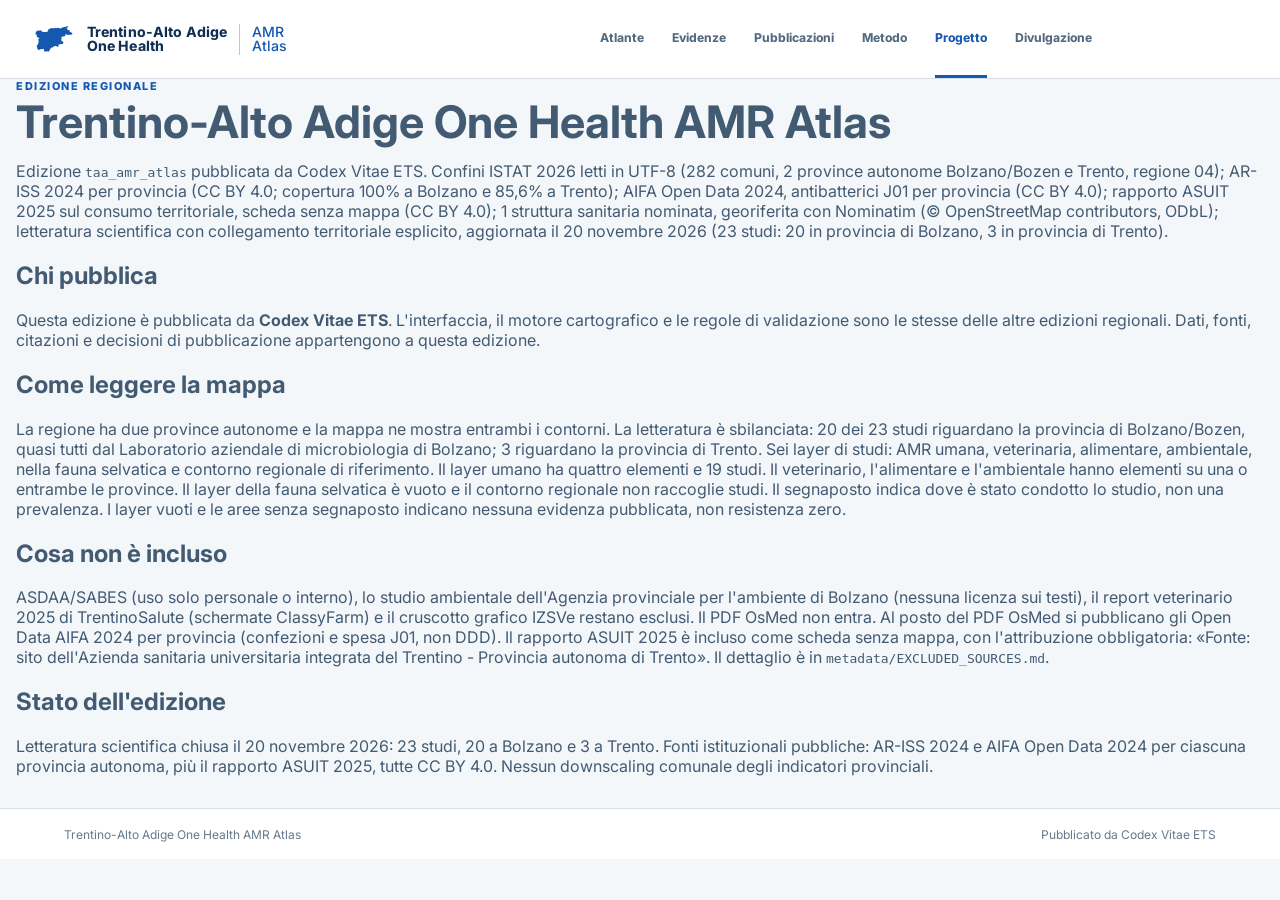
<file: about.html>
<!doctype html>
<html lang="it">
<head>
  <meta charset="utf-8"><meta name="author" content="Codex Vitae ETS">
  <meta name="viewport" content="width=device-width, initial-scale=1">
  <title>Progetto · Trentino-Alto Adige One Health AMR Atlas</title>
  <link rel="icon" href="data:,">
  <link rel="stylesheet" href="assets/styles.css">
  <link rel="stylesheet" href="assets/regional-base.css">
  
</head>
<body class="evidence-page">
  <header class="global-site-header">
    <div class="global-header-inner">
      <a class="global-brand" href="index.html" aria-label="Trentino-Alto Adige One Health AMR Atlas"><span class="brand-code brand-code-icon" style="--brand-icon:url('public/brand/trentino-alto-adige-region-mark.svg')" aria-hidden="true">TAA</span><span class="global-brand-name">Trentino-Alto Adige<br>One Health</span><span class="global-brand-divider" aria-hidden="true"></span><span class="global-brand-atlas">AMR<br>Atlas</span></a>
      <nav class="global-nav" aria-label="Navigazione principale"><a href="index.html">Atlante</a><a href="evidence.html">Evidenze</a><a href="publications.html">Pubblicazioni</a><a href="methodology.html">Metodo</a><a class="active" href="about.html">Progetto</a><a href="dissemination.html">Divulgazione</a></nav>
    </div>
  </header>
  <main class="about-shell"><header class="about-hero"><p class="section-kicker">EDIZIONE REGIONALE</p><h1>Trentino-Alto Adige One Health AMR Atlas</h1><p>Edizione <code>taa_amr_atlas</code> pubblicata da Codex Vitae ETS. Confini ISTAT 2026 letti in UTF-8 (282 comuni, 2 province autonome Bolzano/Bozen e Trento, regione 04); AR-ISS 2024 per provincia (CC BY 4.0; copertura 100% a Bolzano e 85,6% a Trento); AIFA Open Data 2024, antibatterici J01 per provincia (CC BY 4.0); rapporto ASUIT 2025 sul consumo territoriale, scheda senza mappa (CC BY 4.0); 1 struttura sanitaria nominata, georiferita con Nominatim (© OpenStreetMap contributors, ODbL); letteratura scientifica con collegamento territoriale esplicito, aggiornata il 20 novembre 2026 (23 studi: 20 in provincia di Bolzano, 3 in provincia di Trento).</p></header><section class="about-section"><h2>Chi pubblica</h2><p>Questa edizione è pubblicata da <strong>Codex Vitae ETS</strong>. L'interfaccia, il motore cartografico e le regole di validazione sono le stesse delle altre edizioni regionali. Dati, fonti, citazioni e decisioni di pubblicazione appartengono a questa edizione.</p></section><section class="about-section"><h2>Come leggere la mappa</h2><p>La regione ha due province autonome e la mappa ne mostra entrambi i contorni. La letteratura è sbilanciata: 20 dei 23 studi riguardano la provincia di Bolzano/Bozen, quasi tutti dal Laboratorio aziendale di microbiologia di Bolzano; 3 riguardano la provincia di Trento. Sei layer di studi: AMR umana, veterinaria, alimentare, ambientale, nella fauna selvatica e contorno regionale di riferimento. Il layer umano ha quattro elementi e 19 studi. Il veterinario, l'alimentare e l'ambientale hanno elementi su una o entrambe le province. Il layer della fauna selvatica è vuoto e il contorno regionale non raccoglie studi. Il segnaposto indica dove è stato condotto lo studio, non una prevalenza. I layer vuoti e le aree senza segnaposto indicano nessuna evidenza pubblicata, non resistenza zero.</p></section><section class="about-section"><h2>Cosa non è incluso</h2><p>ASDAA/SABES (uso solo personale o interno), lo studio ambientale dell'Agenzia provinciale per l'ambiente di Bolzano (nessuna licenza sui testi), il report veterinario 2025 di TrentinoSalute (schermate ClassyFarm) e il cruscotto grafico IZSVe restano esclusi. Il PDF OsMed non entra. Al posto del PDF OsMed si pubblicano gli Open Data AIFA 2024 per provincia (confezioni e spesa J01, non DDD). Il rapporto ASUIT 2025 è incluso come scheda senza mappa, con l'attribuzione obbligatoria: «Fonte: sito dell'Azienda sanitaria universitaria integrata del Trentino - Provincia autonoma di Trento». Il dettaglio è in <code>metadata/EXCLUDED_SOURCES.md</code>.</p></section><section class="about-section"><h2>Stato dell'edizione</h2><p>Letteratura scientifica chiusa il 20 novembre 2026: 23 studi, 20 a Bolzano e 3 a Trento. Fonti istituzionali pubbliche: AR-ISS 2024 e AIFA Open Data 2024 per ciascuna provincia autonoma, più il rapporto ASUIT 2025, tutte CC BY 4.0. Nessun downscaling comunale degli indicatori provinciali.</p></section></main>
  <footer><span>Trentino-Alto Adige One Health AMR Atlas</span><span>Pubblicato da Codex Vitae ETS</span></footer>
  <script src="atlas-config.js"></script><script src="assets/atlas-core.js"></script>
  <script data-goatcounter="https://atlanteamr.goatcounter.com/count" async src="//gc.zgo.at/count.js"></script>
</body>
</html>
</file>
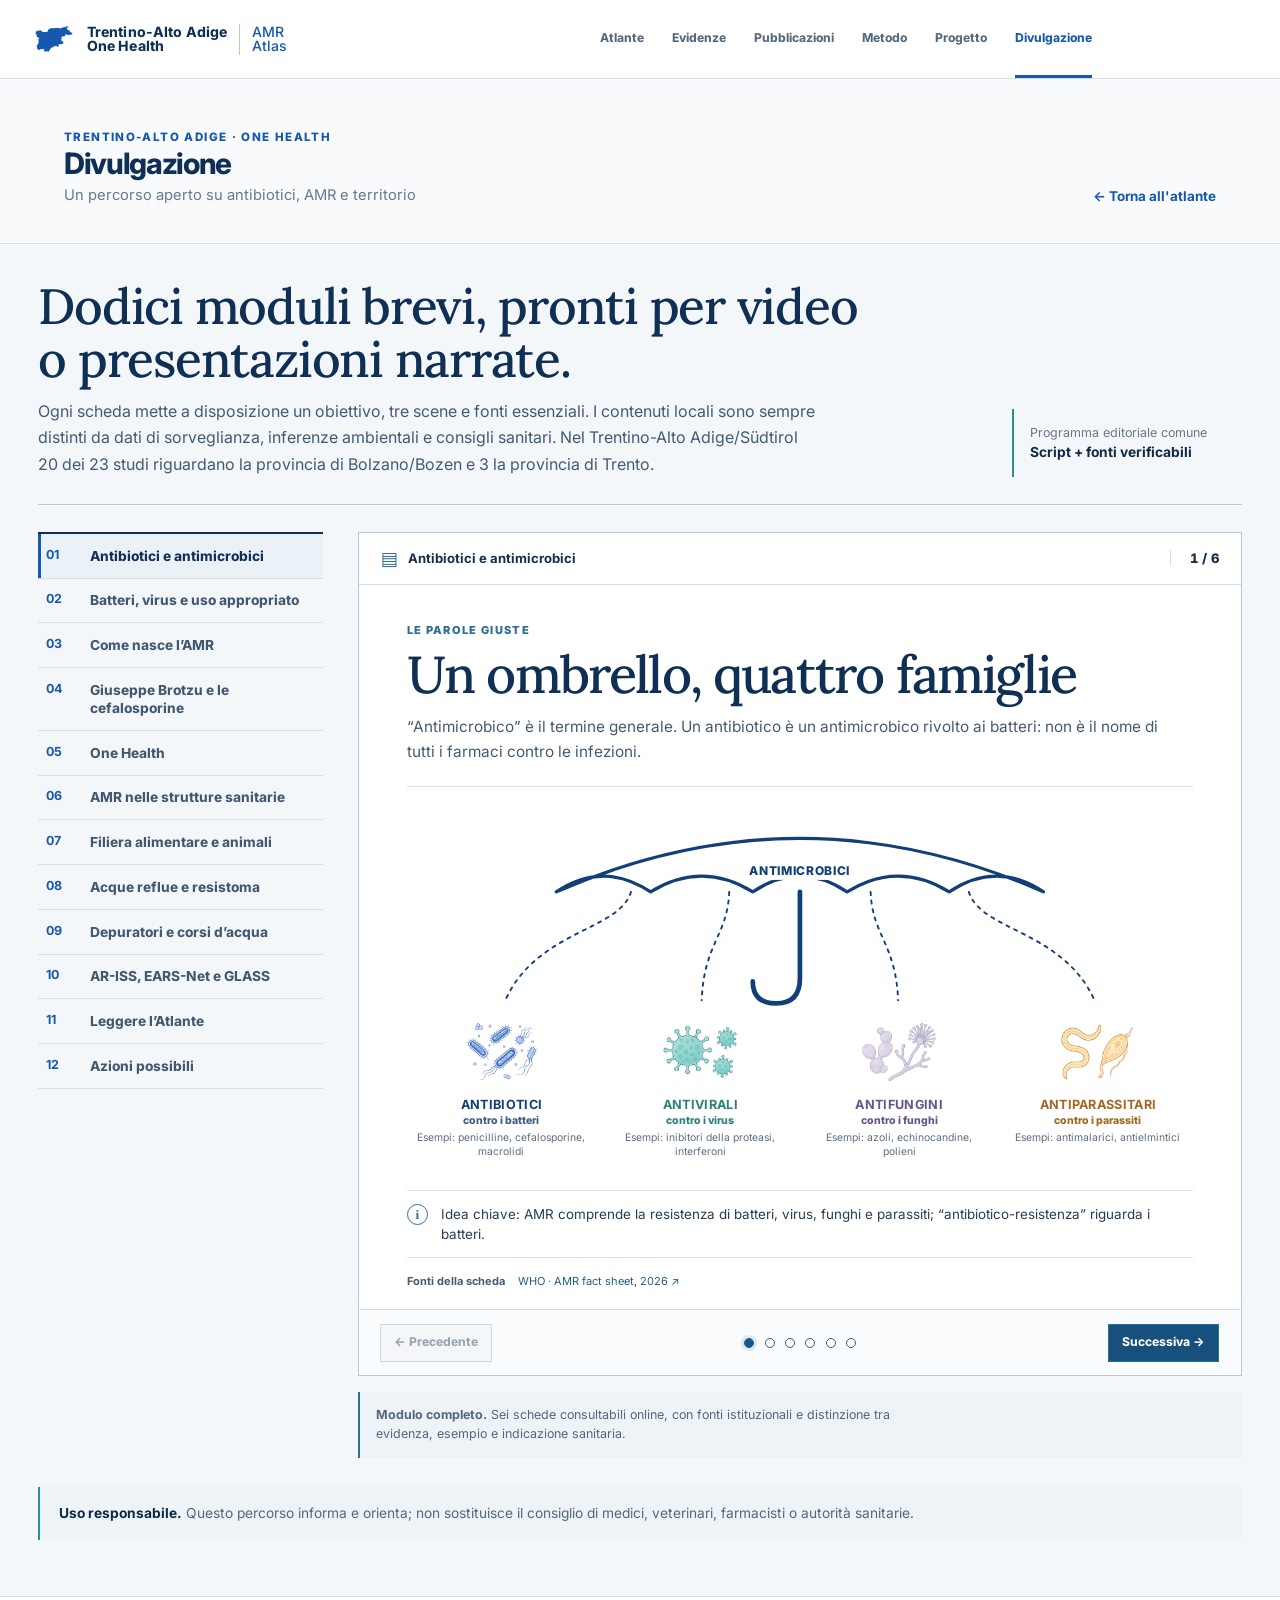
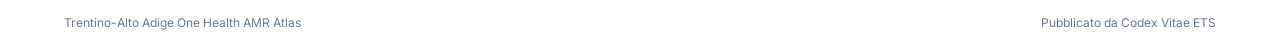
<file: dissemination.html>
<!doctype html>
<html lang="it">
<head>
  <meta charset="utf-8"><meta name="author" content="Codex Vitae ETS">
  <meta name="viewport" content="width=device-width, initial-scale=1">
  <title>Divulgazione · Trentino-Alto Adige One Health AMR Atlas</title>
  <link rel="icon" href="data:,">
  <link rel="stylesheet" href="assets/styles.css">
  <link rel="stylesheet" href="assets/regional-base.css">
  <script defer src="assets/outreach-module-one.js"></script>
  <script defer src="assets/outreach-module-two.js"></script>
  <script defer src="assets/outreach-modules-three-twelve.js"></script>
  <script defer src="assets/dissemination.js"></script>
</head>
<body class="evidence-page outreach-page">
  <header class="global-site-header">
    <div class="global-header-inner">
      <a class="global-brand" href="index.html" aria-label="Trentino-Alto Adige One Health AMR Atlas"><span class="brand-code brand-code-icon" style="--brand-icon:url('public/brand/trentino-alto-adige-region-mark.svg')" aria-hidden="true">TAA</span><span class="global-brand-name">Trentino-Alto Adige<br>One Health</span><span class="global-brand-divider" aria-hidden="true"></span><span class="global-brand-atlas">AMR<br>Atlas</span></a>
      <nav class="global-nav" aria-label="Navigazione principale"><a href="index.html">Atlante</a><a href="evidence.html">Evidenze</a><a href="publications.html">Pubblicazioni</a><a href="methodology.html">Metodo</a><a href="about.html">Progetto</a><a class="active" href="dissemination.html">Divulgazione</a></nav>
    </div>
  </header>
  <header class="site-header"><div><p class="eyebrow">Trentino-Alto Adige · One Health</p><h1>Divulgazione</h1><p class="subtitle">Un percorso aperto su antibiotici, AMR e territorio</p></div><a class="header-back" href="index.html">← Torna all'atlante</a></header><main class="outreach-shell"><section class="outreach-intro"><div><h2>Dodici moduli brevi, pronti per video o presentazioni narrate.</h2><p>Ogni scheda mette a disposizione un obiettivo, tre scene e fonti essenziali. I contenuti locali sono sempre distinti da dati di sorveglianza, inferenze ambientali e consigli sanitari. Nel Trentino-Alto Adige/Südtirol 20 dei 23 studi riguardano la provincia di Bolzano/Bozen e 3 la provincia di Trento.</p></div><p class="outreach-status">Programma editoriale comune<br><strong>Script + fonti verificabili</strong></p></section><section class="outreach-workspace" aria-label="Percorso divulgativo"><aside id="outreach-index" class="outreach-index" aria-label="Indice dei moduli"></aside><article id="outreach-detail" class="outreach-detail" aria-live="polite"></article></section><section class="outreach-footnote"><strong>Uso responsabile.</strong> Questo percorso informa e orienta; non sostituisce il consiglio di medici, veterinari, farmacisti o autorità sanitarie.</section></main>
  <footer><span>Trentino-Alto Adige One Health AMR Atlas</span><span>Pubblicato da Codex Vitae ETS</span></footer>
  
  <script data-goatcounter="https://atlanteamr.goatcounter.com/count" async src="//gc.zgo.at/count.js"></script>
</body>
</html>
</file>
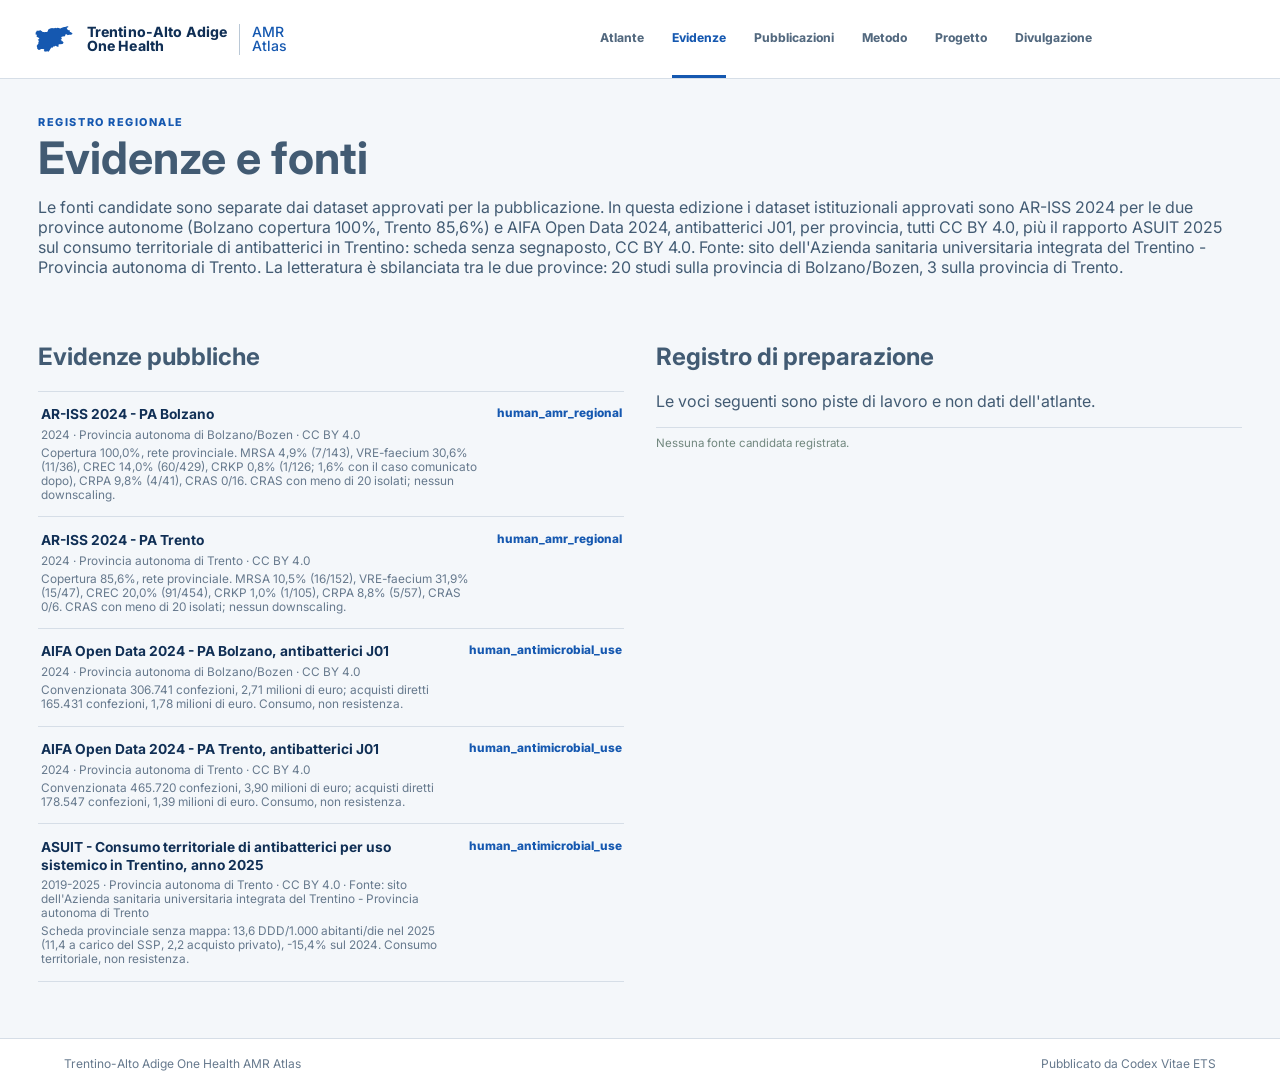
<file: evidence.html>
<!doctype html>
<html lang="it">
<head>
  <meta charset="utf-8"><meta name="author" content="Codex Vitae ETS">
  <meta name="viewport" content="width=device-width, initial-scale=1">
  <title>Evidenze · Trentino-Alto Adige One Health AMR Atlas</title>
  <link rel="icon" href="data:,">
  <link rel="stylesheet" href="assets/styles.css">
  <link rel="stylesheet" href="assets/regional-base.css">
  
</head>
<body class="evidence-page">
  <header class="global-site-header">
    <div class="global-header-inner">
      <a class="global-brand" href="index.html" aria-label="Trentino-Alto Adige One Health AMR Atlas"><span class="brand-code brand-code-icon" style="--brand-icon:url('public/brand/trentino-alto-adige-region-mark.svg')" aria-hidden="true">TAA</span><span class="global-brand-name">Trentino-Alto Adige<br>One Health</span><span class="global-brand-divider" aria-hidden="true"></span><span class="global-brand-atlas">AMR<br>Atlas</span></a>
      <nav class="global-nav" aria-label="Navigazione principale"><a href="index.html">Atlante</a><a class="active" href="evidence.html">Evidenze</a><a href="publications.html">Pubblicazioni</a><a href="methodology.html">Metodo</a><a href="about.html">Progetto</a><a href="dissemination.html">Divulgazione</a></nav>
    </div>
  </header>
  <main class="evidence-shell"><header class="evidence-hero"><p class="section-kicker">REGISTRO REGIONALE</p><h1>Evidenze e fonti</h1><p>Le fonti candidate sono separate dai dataset approvati per la pubblicazione. In questa edizione i dataset istituzionali approvati sono AR-ISS 2024 per le due province autonome (Bolzano copertura 100%, Trento 85,6%) e AIFA Open Data 2024, antibatterici J01, per provincia, tutti CC BY 4.0, più il rapporto ASUIT 2025 sul consumo territoriale di antibatterici in Trentino: scheda senza segnaposto, CC BY 4.0. Fonte: sito dell'Azienda sanitaria universitaria integrata del Trentino - Provincia autonoma di Trento. La letteratura è sbilanciata tra le due province: 20 studi sulla provincia di Bolzano/Bozen, 3 sulla provincia di Trento.</p></header><section id="evidence-root"><p>Caricamento catalogo...</p></section></main>
  <footer><span>Trentino-Alto Adige One Health AMR Atlas</span><span>Pubblicato da Codex Vitae ETS</span></footer>
  <script src="atlas-config.js"></script><script src="assets/atlas-core.js"></script>
  <script data-goatcounter="https://atlanteamr.goatcounter.com/count" async src="//gc.zgo.at/count.js"></script>
</body>
</html>
</file>
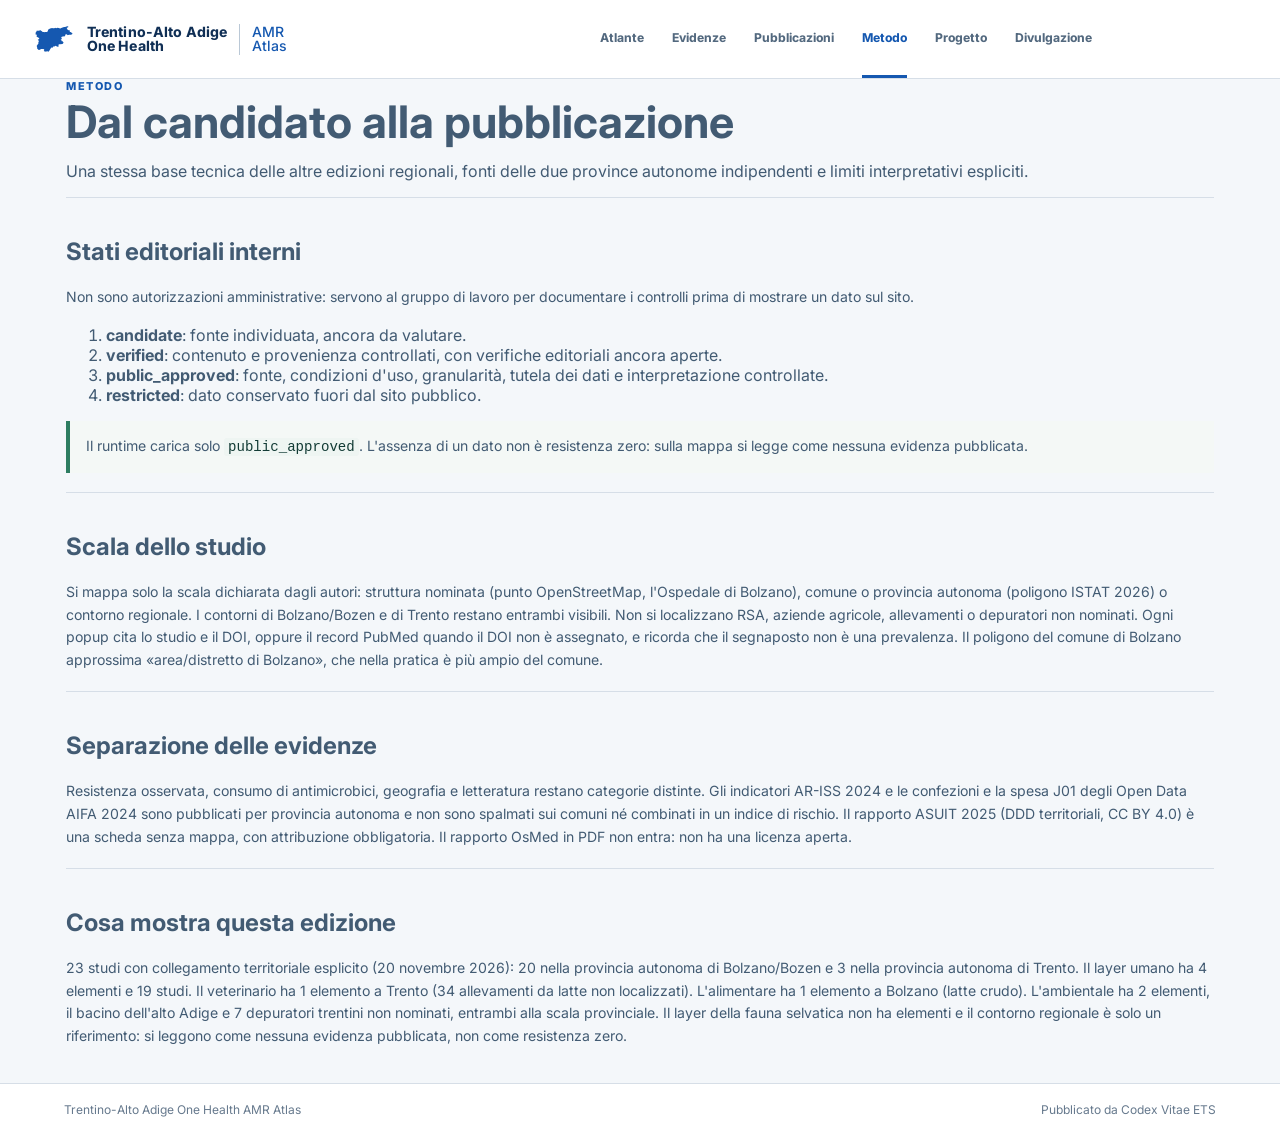
<file: methodology.html>
<!doctype html>
<html lang="it">
<head>
  <meta charset="utf-8"><meta name="author" content="Codex Vitae ETS">
  <meta name="viewport" content="width=device-width, initial-scale=1">
  <title>Metodo · Trentino-Alto Adige One Health AMR Atlas</title>
  <link rel="icon" href="data:,">
  <link rel="stylesheet" href="assets/styles.css">
  <link rel="stylesheet" href="assets/regional-base.css">
  
</head>
<body class="evidence-page">
  <header class="global-site-header">
    <div class="global-header-inner">
      <a class="global-brand" href="index.html" aria-label="Trentino-Alto Adige One Health AMR Atlas"><span class="brand-code brand-code-icon" style="--brand-icon:url('public/brand/trentino-alto-adige-region-mark.svg')" aria-hidden="true">TAA</span><span class="global-brand-name">Trentino-Alto Adige<br>One Health</span><span class="global-brand-divider" aria-hidden="true"></span><span class="global-brand-atlas">AMR<br>Atlas</span></a>
      <nav class="global-nav" aria-label="Navigazione principale"><a href="index.html">Atlante</a><a href="evidence.html">Evidenze</a><a href="publications.html">Pubblicazioni</a><a class="active" href="methodology.html">Metodo</a><a href="about.html">Progetto</a><a href="dissemination.html">Divulgazione</a></nav>
    </div>
  </header>
  <main class="method-shell"><header class="method-hero"><p class="section-kicker">METODO</p><h1>Dal candidato alla pubblicazione</h1><p>Una stessa base tecnica delle altre edizioni regionali, fonti delle due province autonome indipendenti e limiti interpretativi espliciti.</p></header><section class="method-section"><h2>Stati editoriali interni</h2><p>Non sono autorizzazioni amministrative: servono al gruppo di lavoro per documentare i controlli prima di mostrare un dato sul sito.</p><ol><li><strong>candidate</strong>: fonte individuata, ancora da valutare.</li><li><strong>verified</strong>: contenuto e provenienza controllati, con verifiche editoriali ancora aperte.</li><li><strong>public_approved</strong>: fonte, condizioni d'uso, granularità, tutela dei dati e interpretazione controllate.</li><li><strong>restricted</strong>: dato conservato fuori dal sito pubblico.</li></ol><p class="governance-note">Il runtime carica solo <code>public_approved</code>. L'assenza di un dato non è resistenza zero: sulla mappa si legge come nessuna evidenza pubblicata.</p></section><section class="method-section"><h2>Scala dello studio</h2><p>Si mappa solo la scala dichiarata dagli autori: struttura nominata (punto OpenStreetMap, l'Ospedale di Bolzano), comune o provincia autonoma (poligono ISTAT 2026) o contorno regionale. I contorni di Bolzano/Bozen e di Trento restano entrambi visibili. Non si localizzano RSA, aziende agricole, allevamenti o depuratori non nominati. Ogni popup cita lo studio e il DOI, oppure il record PubMed quando il DOI non è assegnato, e ricorda che il segnaposto non è una prevalenza. Il poligono del comune di Bolzano approssima «area/distretto di Bolzano», che nella pratica è più ampio del comune.</p></section><section class="method-section"><h2>Separazione delle evidenze</h2><p>Resistenza osservata, consumo di antimicrobici, geografia e letteratura restano categorie distinte. Gli indicatori AR-ISS 2024 e le confezioni e la spesa J01 degli Open Data AIFA 2024 sono pubblicati per provincia autonoma e non sono spalmati sui comuni né combinati in un indice di rischio. Il rapporto ASUIT 2025 (DDD territoriali, CC BY 4.0) è una scheda senza mappa, con attribuzione obbligatoria. Il rapporto OsMed in PDF non entra: non ha una licenza aperta.</p></section><section class="method-section"><h2>Cosa mostra questa edizione</h2><p>23 studi con collegamento territoriale esplicito (20 novembre 2026): 20 nella provincia autonoma di Bolzano/Bozen e 3 nella provincia autonoma di Trento. Il layer umano ha 4 elementi e 19 studi. Il veterinario ha 1 elemento a Trento (34 allevamenti da latte non localizzati). L'alimentare ha 1 elemento a Bolzano (latte crudo). L'ambientale ha 2 elementi, il bacino dell'alto Adige e 7 depuratori trentini non nominati, entrambi alla scala provinciale. Il layer della fauna selvatica non ha elementi e il contorno regionale è solo un riferimento: si leggono come nessuna evidenza pubblicata, non come resistenza zero.</p></section></main>
  <footer><span>Trentino-Alto Adige One Health AMR Atlas</span><span>Pubblicato da Codex Vitae ETS</span></footer>
  <script src="atlas-config.js"></script><script src="assets/atlas-core.js"></script>
  <script data-goatcounter="https://atlanteamr.goatcounter.com/count" async src="//gc.zgo.at/count.js"></script>
</body>
</html>
</file>
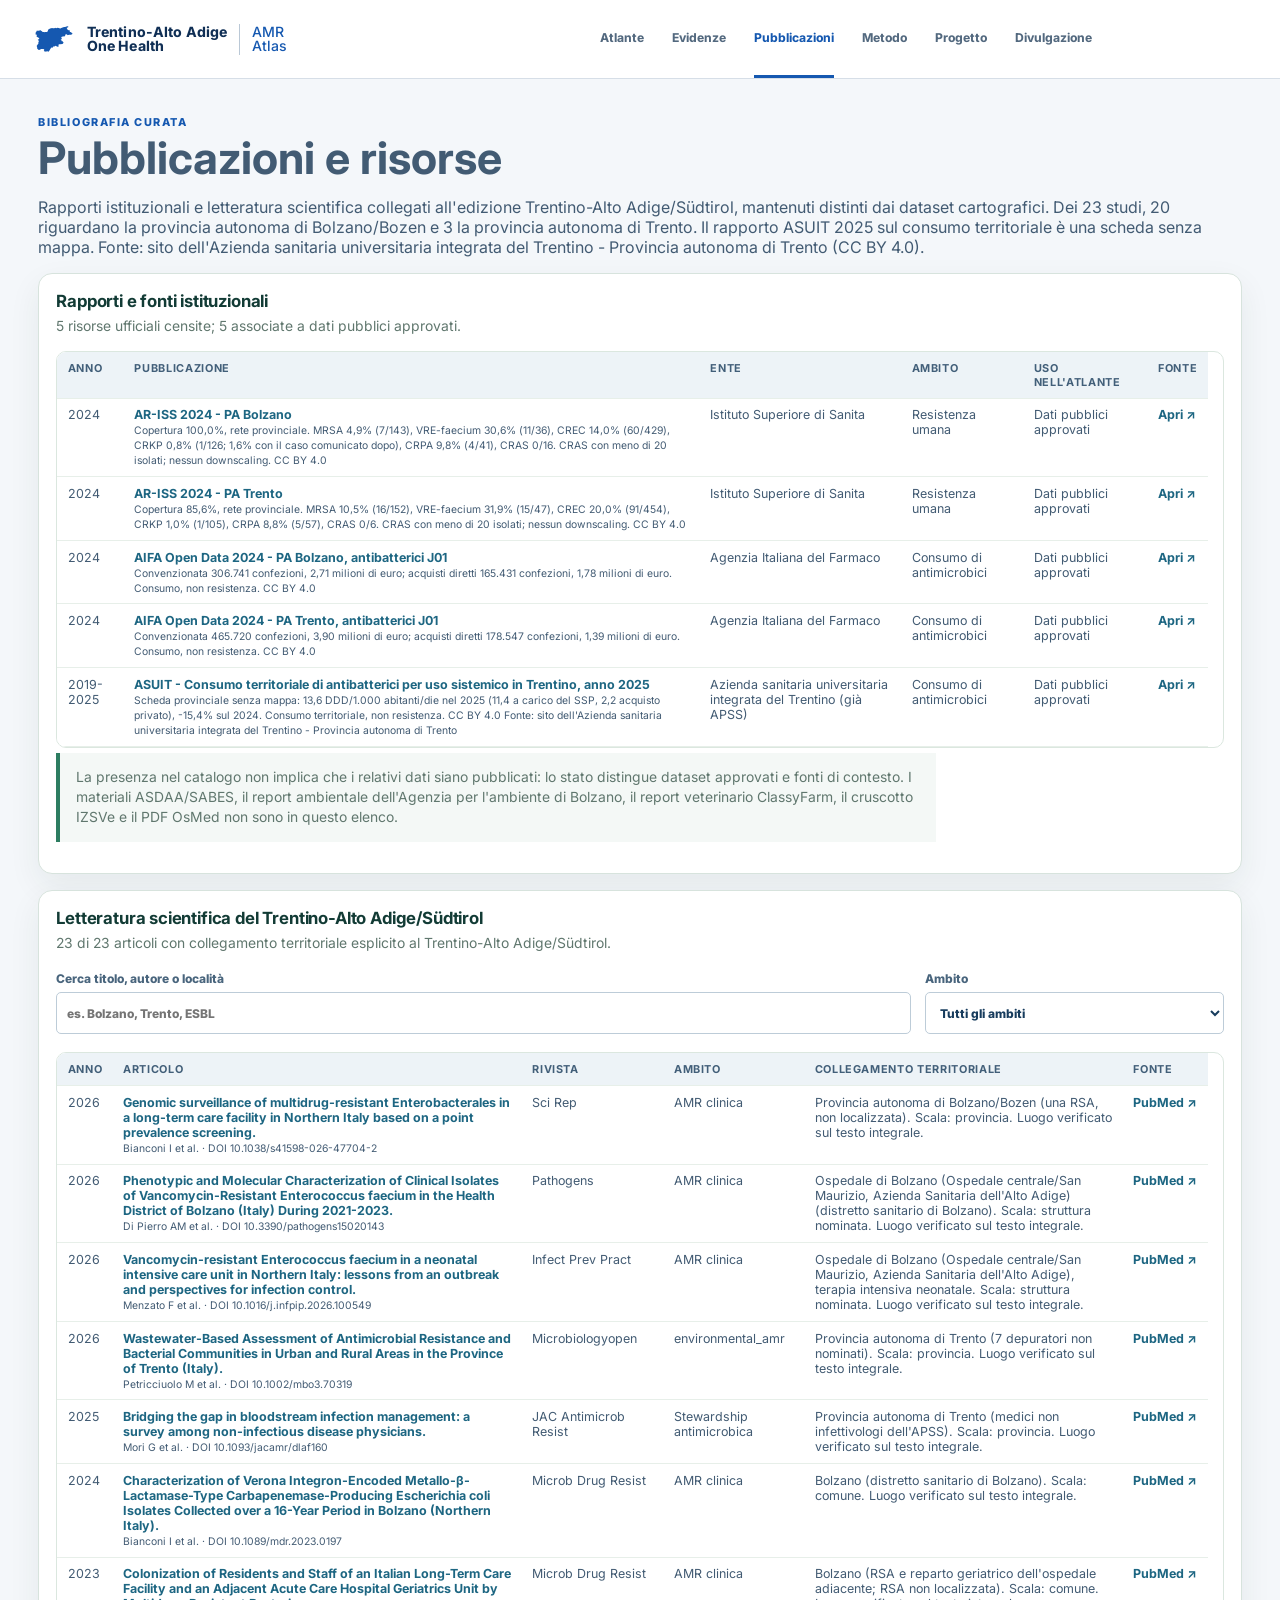
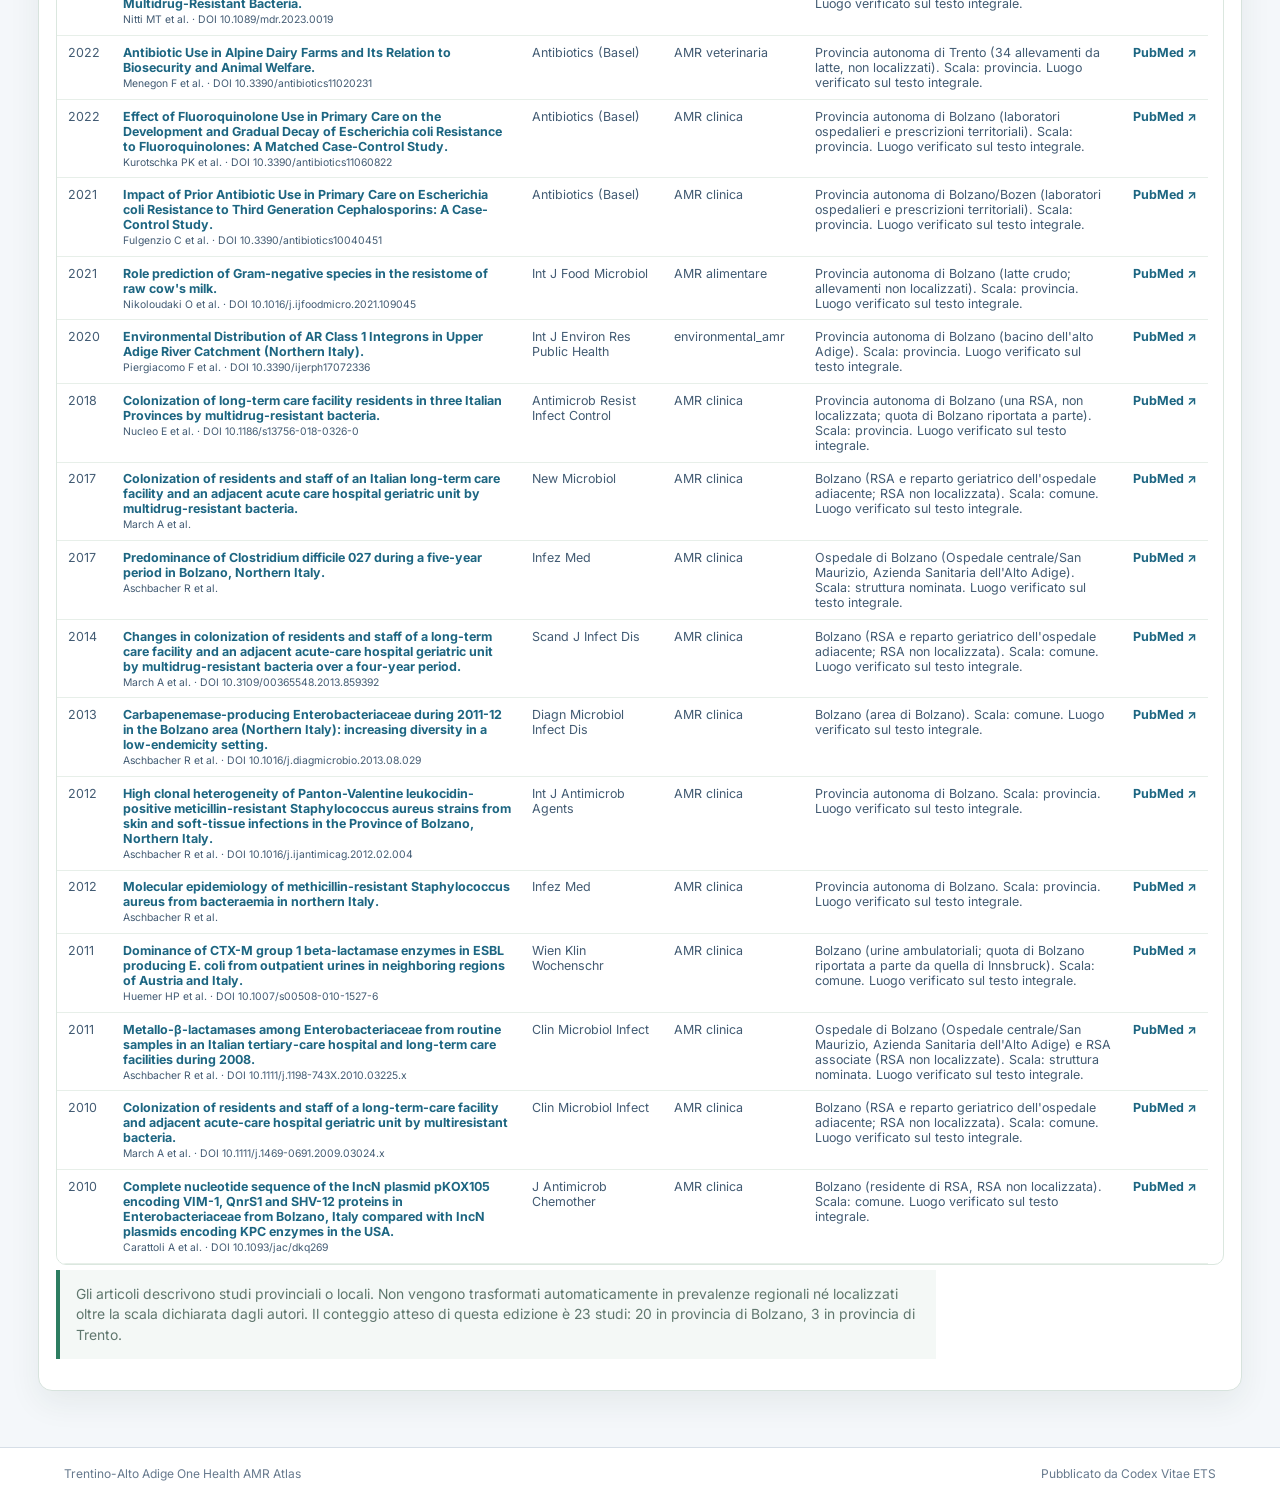
<file: publications.html>
<!doctype html>
<html lang="it">
<head>
  <meta charset="utf-8"><meta name="author" content="Codex Vitae ETS">
  <meta name="viewport" content="width=device-width, initial-scale=1">
  <title>Pubblicazioni · Trentino-Alto Adige One Health AMR Atlas</title>
  <link rel="icon" href="data:,">
  <link rel="stylesheet" href="assets/styles.css">
  <link rel="stylesheet" href="assets/regional-base.css">
  
</head>
<body class="evidence-page">
  <header class="global-site-header">
    <div class="global-header-inner">
      <a class="global-brand" href="index.html" aria-label="Trentino-Alto Adige One Health AMR Atlas"><span class="brand-code brand-code-icon" style="--brand-icon:url('public/brand/trentino-alto-adige-region-mark.svg')" aria-hidden="true">TAA</span><span class="global-brand-name">Trentino-Alto Adige<br>One Health</span><span class="global-brand-divider" aria-hidden="true"></span><span class="global-brand-atlas">AMR<br>Atlas</span></a>
      <nav class="global-nav" aria-label="Navigazione principale"><a href="index.html">Atlante</a><a href="evidence.html">Evidenze</a><a class="active" href="publications.html">Pubblicazioni</a><a href="methodology.html">Metodo</a><a href="about.html">Progetto</a><a href="dissemination.html">Divulgazione</a></nav>
    </div>
  </header>
  <main class="evidence-shell"><header class="evidence-hero"><p class="section-kicker">BIBLIOGRAFIA CURATA</p><h1>Pubblicazioni e risorse</h1><p>Rapporti istituzionali e letteratura scientifica collegati all'edizione Trentino-Alto Adige/Südtirol, mantenuti distinti dai dataset cartografici. Dei 23 studi, 20 riguardano la provincia autonoma di Bolzano/Bozen e 3 la provincia autonoma di Trento. Il rapporto ASUIT 2025 sul consumo territoriale è una scheda senza mappa. Fonte: sito dell'Azienda sanitaria universitaria integrata del Trentino - Provincia autonoma di Trento (CC BY 4.0).</p></header><section class="literature-section"><div class="data-digest-heading"><div><h2>Rapporti e fonti istituzionali</h2><p id="publication-summary">Caricamento del catalogo...</p></div></div><div class="table-wrap"><table class="literature-table"><thead><tr><th>Anno</th><th>Pubblicazione</th><th>Ente</th><th>Ambito</th><th>Uso nell'Atlante</th><th>Fonte</th></tr></thead><tbody id="publication-rows"></tbody></table></div><p class="governance-note">La presenza nel catalogo non implica che i relativi dati siano pubblicati: lo stato distingue dataset approvati e fonti di contesto. I materiali ASDAA/SABES, il report ambientale dell'Agenzia per l'ambiente di Bolzano, il report veterinario ClassyFarm, il cruscotto IZSVe e il PDF OsMed non sono in questo elenco.</p></section><section class="literature-section"><div class="data-digest-heading"><div><h2>Letteratura scientifica del Trentino-Alto Adige/Südtirol</h2><p id="literature-summary">Caricamento della letteratura...</p></div></div><div class="publication-filters"><label for="literature-search">Cerca titolo, autore o località<input id="literature-search" type="search" placeholder="es. Bolzano, Trento, ESBL"></label><label for="literature-scope">Ambito<select id="literature-scope"><option value="ALL">Tutti gli ambiti</option></select></label></div><div class="table-wrap"><table class="literature-table"><thead><tr><th>Anno</th><th>Articolo</th><th>Rivista</th><th>Ambito</th><th>Collegamento territoriale</th><th>Fonte</th></tr></thead><tbody id="literature-rows"></tbody></table></div><p class="governance-note">Gli articoli descrivono studi provinciali o locali. Non vengono trasformati automaticamente in prevalenze regionali né localizzati oltre la scala dichiarata dagli autori. Il conteggio atteso di questa edizione è 23 studi: 20 in provincia di Bolzano, 3 in provincia di Trento.</p></section></main>
  <footer><span>Trentino-Alto Adige One Health AMR Atlas</span><span>Pubblicato da Codex Vitae ETS</span></footer>
  <script src="atlas-config.js"></script><script src="assets/publications.js"></script>
  <script data-goatcounter="https://atlanteamr.goatcounter.com/count" async src="//gc.zgo.at/count.js"></script>
</body>
</html>
</file>
<file: assets/styles.css>
@import url('https://fonts.googleapis.com/css2?family=Inter:wght@400;500;600;700;800&family=Lora:wght@400;500;600;700&display=swap');
:root { color-scheme: light; font-family: Inter, ui-sans-serif, system-ui, sans-serif; }
* { box-sizing: border-box; }
body { margin: 0; color: #18302b; background: #f4f7f5; }
.site-header { display: flex; align-items: end; justify-content: space-between; gap: 1rem; padding: 1.25rem 1.5rem 1rem; background: #123b35; color: #f5fbf7; }
.eyebrow { margin: 0 0 .25rem; font-size: .72rem; letter-spacing: .12em; text-transform: uppercase; color: #abd5bf; }
h1 { margin: 0; font-size: clamp(1.8rem, 4vw, 2.8rem); line-height: 1; }
.subtitle { margin: .4rem 0 0; color: #c8e4d5; }
.status { padding: .45rem .7rem; border: 1px solid #528d73; border-radius: 999px; font-size: .78rem; white-space: nowrap; }
.site-nav { display: flex; gap: 1.35rem; align-items: center; padding: .65rem 1.5rem; background: #fff; border-bottom: 1px solid #d7e3dd; box-shadow: 0 2px 12px #17352c0b; }
.site-nav a { color: #46665c; text-decoration: none; font-size: .82rem; font-weight: 700; padding: .25rem 0; border-bottom: 2px solid transparent; }
.site-nav a:hover, .site-nav a.active { color: #123b35; border-bottom-color: #d2763b; }
main { max-width: 1500px; margin: 0 auto; padding: 0 1rem 1rem; }
.intro { padding: .8rem .25rem; color: #46665c; font-size: .9rem; }
.intro p { margin: 0; }
.atlas-grid { display: grid; grid-template-columns: 285px minmax(0, 1fr); gap: .8rem; }
#map { height: min(76vh, 780px); min-height: 520px; border: 1px solid #c9d8d0; border-radius: 14px; box-shadow: 0 14px 36px #17352c1f; }
.amr-panel { max-height: min(76vh, 780px); overflow: auto; padding: 1rem; border: 1px solid #d7e3dd; border-radius: 14px; background: #fff; box-shadow: 0 12px 32px #17352c12; }
.amr-panel h2 { margin: 0; color: #123b35; }
.amr-panel h3 { margin: 1.4rem 0 .5rem; font-size: .8rem; text-transform: uppercase; letter-spacing: .08em; color: #60776e; }
.panel-note { color: #60776e; font-size: .82rem; line-height: 1.4; }
.amr-panel label { display: block; margin: 1rem 0 .35rem; font-size: .8rem; font-weight: 600; }
.amr-panel select { width: 100%; padding: .5rem; border: 1px solid #b8cec3; border-radius: 6px; background: #f8fbf9; }
.amr-state { margin-top: 1rem; padding: .7rem .75rem; border-left: 3px solid #d2763b; border-radius: 0 8px 8px 0; background: #fff7ef; color: #4f3f2a; font-size: .8rem; line-height: 1.45; }
.dashboard-tools { display: flex; align-items: center; justify-content: space-between; gap: .5rem; margin-top: .65rem; }
.dashboard-tools button { border: 1px solid #9bb9aa; background: #fff; color: #1d6682; padding: .35rem .5rem; border-radius: 4px; cursor: pointer; font-size: .72rem; font-weight: 800; }
.dashboard-tools button:hover, .dashboard-tools button:focus-visible { border-color: #1d6682; background: #f2f8fb; }
#filter-status { color: #71877e; font-size: .7rem; text-align: right; }
.dashboard-metrics { display: grid; grid-template-columns: 1fr 1fr; gap: .55rem; margin-top: .7rem; }
.dashboard-metrics div { padding: .6rem .65rem; border-top: 2px solid #2f78b7; background: #f5fafc; }
.dashboard-metrics strong { display: block; color: #123b35; font-size: 1.15rem; }
.dashboard-metrics span { display: block; color: #60776e; font-size: .67rem; }
.filtered-evidence { margin-top: 1rem; padding-top: .75rem; border-top: 1px solid #d7e3dd; }
.filtered-heading { display: flex; justify-content: space-between; align-items: baseline; gap: .5rem; }
.filtered-heading h3 { margin: 0; }
#filtered-count { color: #71877e; font-size: .7rem; }
.filtered-row { display: flex; justify-content: space-between; gap: .5rem; padding: .55rem 0; border-bottom: 1px solid #e3ece7; color: #1d6682; text-decoration: none; }
.filtered-row:hover { background: #f5fafc; }
.filtered-row strong { display: block; color: #21443a; font-size: .75rem; }
.filtered-row small { display: block; margin-top: .14rem; color: #71877e; font-size: .67rem; line-height: 1.25; }
.filtered-row em { flex: 0 0 auto; color: #1d6682; font-size: .64rem; font-style: normal; font-weight: 800; text-align: right; }
.empty-filter, .more-filter { margin: .55rem 0; color: #71877e; font-size: .72rem; line-height: 1.35; }
.layer-hint { display: grid; gap: .45rem; }
.layer-hint p { margin: 0; }
.layer-hint button { width: 100%; border: 1px solid #65a4ce; border-radius: 4px; background: #0b3a6b; color: #dff6fb; padding: .48rem .55rem; cursor: pointer; font: inherit; font-size: .68rem; font-weight: 800; text-align: left; }
.layer-hint button:hover, .layer-hint button:focus-visible { background: #10487d; outline: 0; }
.layer-hint.compact { margin-top: .65rem; padding-top: .65rem; border-top: 1px solid #ffffff1f; }
.evidence-card { margin-top: .6rem; padding: .75rem; border: 1px solid #dbe7df; border-radius: 10px; background: linear-gradient(180deg, #ffffff 0%, #f7faf8 100%); font-size: .78rem; line-height: 1.45; box-shadow: 0 1px 0 #ffffff inset; }
.evidence-card strong { display: block; margin-bottom: .2rem; color: #123b35; font-size: .82rem; }
.evidence-card small { color: #657a71; }
.evidence-table { width: 100%; margin-top: .45rem; border-collapse: collapse; font-size: .7rem; }
.evidence-table th, .evidence-table td { padding: .18rem; text-align: left; border-bottom: 1px solid #dbe7df; }
.source-links { padding-left: 1.1rem; margin: 0; font-size: .85rem; line-height: 1.8; }
.literature-section { margin-top: 1rem; padding: 1.05rem; border: 1px solid #d7e3dd; border-radius: 14px; background: #fff; box-shadow: 0 12px 32px #17352c12; }
.literature-section h2 { margin: 0; font-size: 1.05rem; color: #123b35; letter-spacing: -.01em; }
.literature-section p { margin: .35rem 0 .9rem; max-width: 880px; color: #60776e; font-size: .87rem; line-height: 1.45; }
.table-wrap { max-height: 360px; overflow: auto; border: 1px solid #dbe7df; border-radius: 10px; background: #fff; scrollbar-gutter: stable; scrollbar-width: auto; scrollbar-color: #3d6f8c #e4edf3; }
.table-wrap::-webkit-scrollbar { width: 14px; height: 14px; }
.table-wrap::-webkit-scrollbar-track { background: #e4edf3; }
.table-wrap::-webkit-scrollbar-thumb { background: #3d6f8c; border-radius: 8px; border: 2px solid #e4edf3; }
.evidence-page .table-wrap { max-height: none; overflow-x: auto; overflow-y: visible; }
.literature-table { width: 100%; border-collapse: separate; border-spacing: 0; font-size: .78rem; background: #fff; }
.literature-table th, .literature-table td { padding: .55rem .65rem; text-align: left; vertical-align: top; border-bottom: 1px solid #e7efe9; }
.literature-table th { position: sticky; top: 0; background: #f1f6f3; color: #31574e; font-size: .68rem; text-transform: uppercase; letter-spacing: .06em; font-weight: 700; }
.literature-table tbody tr:hover { background: #f8fbf9; }
.literature-table a { color: #1d6682; font-weight: 700; text-decoration: none; }
.table-action, .inline-action { display: inline-block; margin-top: .35rem; color: #1d6682; font-weight: 800; text-decoration: none; }
.literature-table th:last-child, .literature-table td:last-child { white-space: nowrap; }
.evidence-card#literature-card { border: 0; padding-left: 0; padding-right: 0; background: transparent; box-shadow: none; }
.evidence-page { background: #f5f8f7; }
.header-back { color: #e8f5ee; font-weight: 700; text-decoration: none; font-size: .84rem; }
.evidence-shell { max-width: 1220px; margin: 0 auto; padding: 2rem 1.25rem 3rem; }
.back-link { display: inline-block; color: #1d6682; font-size: .82rem; font-weight: 800; text-decoration: none; margin-bottom: 1.3rem; }
.evidence-heading { display: flex; justify-content: space-between; gap: 2rem; align-items: end; padding-bottom: 1.55rem; border-bottom: 1px solid #cfded7; }
.section-kicker { margin: 0 0 .45rem; color: #c16f24; font-size: .68rem; font-weight: 800; letter-spacing: .14em; }
.evidence-heading h2 { max-width: 820px; margin: 0; color: #123b35; font-size: clamp(1.8rem, 4vw, 3.1rem); letter-spacing: -.035em; line-height: 1.06; }
.evidence-subtitle { margin: .65rem 0 0; color: #60776e; font-size: 1rem; }
.tag-list { display: flex; flex-wrap: wrap; justify-content: flex-end; gap: .4rem; }
.tag-list span { padding: .35rem .55rem; border: 1px solid #cbded4; color: #31574e; background: #fff; border-radius: 4px; font-size: .72rem; font-weight: 700; }
.evidence-layout { display: grid; grid-template-columns: minmax(0, 1fr) 285px; gap: 2.4rem; padding-top: 1.8rem; }
.evidence-article { min-width: 0; }
.evidence-article section { padding: 0 0 1.6rem; margin-bottom: 1.55rem; border-bottom: 1px solid #d7e3dd; }
.evidence-article h3, .directory-layout h3 { margin: 0 0 .7rem; color: #123b35; font-size: 1.05rem; }
.evidence-article p { max-width: 780px; margin: .45rem 0; color: #46665c; line-height: 1.65; }
.callout { padding: .8rem 1rem; border-left: 3px solid #d2763b; background: #fffaf4; color: #4f3f2a !important; }
.fact-list { margin: 0; display: grid; gap: .7rem; }
.fact-list div { display: grid; grid-template-columns: 150px 1fr; gap: 1rem; padding-bottom: .55rem; border-bottom: 1px solid #e3ece7; }
.fact-list dt { color: #71877e; font-size: .72rem; text-transform: uppercase; letter-spacing: .06em; font-weight: 800; }
.fact-list dd { margin: 0; color: #21443a; font-size: .88rem; }
.evidence-rail { display: flex; flex-direction: column; gap: .85rem; }
.source-box { padding: 1rem; border-top: 3px solid #2f78b7; background: #fff; box-shadow: 0 8px 20px #17352c0d; }
.source-box h3 { margin: 0 0 .65rem; color: #123b35; font-size: .82rem; text-transform: uppercase; letter-spacing: .07em; }
.source-box p { margin: .35rem 0; color: #60776e; font-size: .82rem; line-height: 1.45; }
.source-link { display: inline-block; margin-top: .55rem; color: #1d6682; font-size: .82rem; font-weight: 800; text-decoration: none; }
.button-link { display: inline-block; margin-top: .65rem; padding: .5rem .75rem; border: 1px solid #2f78b7; color: #1d6682; font-size: .78rem; font-weight: 800; text-decoration: none; background: #f7fbfd; }
.metric-grid { display: grid; grid-template-columns: repeat(3, minmax(0, 1fr)); gap: .7rem; }
.metric-grid div { padding: .9rem; background: #fff; border-top: 3px solid #2f78b7; }
.metric-grid strong { display: block; color: #123b35; font-size: 1.45rem; }
.metric-grid span { display: block; margin-top: .2rem; color: #60776e; font-size: .75rem; line-height: 1.3; }
.result-table-wrap { overflow: auto; background: #fff; border: 1px solid #d7e3dd; }
.result-table { width: 100%; border-collapse: collapse; font-size: .78rem; }
.result-table th, .result-table td { padding: .55rem .65rem; text-align: left; border-bottom: 1px solid #e2ece7; }
.result-table th { background: #eef5f2; color: #31574e; font-size: .68rem; text-transform: uppercase; letter-spacing: .05em; }
.directory-layout { display: grid; grid-template-columns: 1fr 1fr; gap: 2rem; padding-top: 1.8rem; }
.directory-list { display: flex; flex-direction: column; border-top: 1px solid #cfded7; }
.directory-row { display: flex; justify-content: space-between; gap: 1rem; padding: .9rem .15rem; border-bottom: 1px solid #d7e3dd; color: #1d6682; text-decoration: none; }
.directory-row strong { display: block; color: #123b35; font-size: .86rem; line-height: 1.3; }
.directory-row small { display: block; margin-top: .25rem; color: #71877e; font-size: .74rem; }
.directory-row > span:last-child { flex: 0 0 auto; font-size: .74rem; font-weight: 800; }
.loading-state, .empty-state { padding: 3rem 0; color: #60776e; }
.method-shell { max-width: 1180px; }
.method-grid { display: grid; grid-template-columns: repeat(4, minmax(0, 1fr)); gap: .85rem; padding: 1.4rem 0 1rem; }
.method-grid article { padding: 1rem; border-top: 3px solid #2f78b7; background: #fff; box-shadow: 0 8px 20px #17352c0d; }
.method-grid h3, .method-section h3 { margin: 0 0 .65rem; color: #123b35; font-size: .95rem; }
.method-grid p, .method-section p { margin: 0; color: #46665c; font-size: .88rem; line-height: 1.62; }
.method-section { padding: 1.2rem 0; border-top: 1px solid #d7e3dd; }
.method-section.two-col { display: grid; grid-template-columns: 1fr 1fr; gap: 2rem; }
.method-table-wrap { overflow: auto; border: 1px solid #d7e3dd; background: #fff; }
.method-section code { padding: .08rem .25rem; background: #eef5f2; color: #123b35; border-radius: 3px; }
.method-section-heading { max-width: 760px; }
.method-section-heading h3 { margin: .2rem 0 .45rem; font-size: 1.08rem; color: #123b35; }
.efsa-method { border-top: 1px solid #cbded7; }
.threshold-scale { display: grid; grid-template-columns: repeat(8, minmax(0, 1fr)); gap: .25rem; margin: 1rem 0; }
.threshold-scale span { min-height: 64px; padding: .6rem .45rem; display: flex; flex-direction: column; justify-content: center; gap: .25rem; color: #082f2c; font-size: .72rem; font-weight: 850; line-height: 1.15; text-transform: uppercase; background: linear-gradient(180deg, #eef8f2, #c8ead5); border: 1px solid #d7e3dd; }
.threshold-scale span:nth-child(2) { background: #edf8ef; }
.threshold-scale span:nth-child(3) { background: #d9f0d3; }
.threshold-scale span:nth-child(4) { background: #b7e3b1; }
.threshold-scale span:nth-child(5) { background: #fee08b; }
.threshold-scale span:nth-child(6) { background: #fdae61; }
.threshold-scale span:nth-child(7) { background: #f46d43; color: #fff; }
.threshold-scale span:nth-child(8) { background: #a50026; color: #fff; }
.threshold-scale small { font-size: .68rem; font-weight: 650; text-transform: none; opacity: .82; }
.threshold-scale .threshold-muted { background: #eef2f3; color: #61736f; }
.method-note-grid { display: grid; grid-template-columns: repeat(3, minmax(0, 1fr)); gap: .85rem; margin-top: .85rem; }
.method-note-grid article { padding: .9rem; background: #fff; border-left: 3px solid #2f78b7; box-shadow: 0 8px 20px #17352c0d; }
.method-note-grid h4 { margin: 0 0 .45rem; color: #123b35; font-size: .86rem; }
.method-links { margin-top: .9rem !important; font-size: .8rem !important; }
.method-links a { color: #087d9c; font-weight: 750; text-decoration: none; }
.method-links a:hover { text-decoration: underline; }
.glass-method { border-top-color: #d3dfec; }
.glass-grid article { border-left-color: #315f9e; }
.glass-indicators { display: grid; grid-template-columns: repeat(3, minmax(0, 1fr)); gap: .85rem; margin-top: .9rem; }
.glass-indicators span { padding: .9rem; background: #f6f9fd; border: 1px solid #d8e4f0; color: #46657f; font-size: .8rem; line-height: 1.48; }
.glass-indicators strong { color: #143b60; font-size: .78rem; letter-spacing: .05em; text-transform: uppercase; }
@media (max-width: 900px) { .atlas-grid { grid-template-columns: 1fr; } .amr-panel { order: 2; } #map { order: 1; } }
footer { display: flex; justify-content: space-between; gap: 1rem; padding: .75rem .25rem; color: #60776e; font-size: .75rem; }
.leaflet-control-layers, .leaflet-popup-content-wrapper { border-radius: 10px; }
.leaflet-control-layers { border: 1px solid #d7e3dd !important; box-shadow: 0 8px 24px #17352c24 !important; font-size: .78rem; }
.leaflet-control-layers label { line-height: 1.35; margin: .18rem 0; }
.layer-group-label { font-weight: 700; color: #244f68; }
.layer-swatch { display: inline-block; width: .62rem; height: .62rem; margin: 0 .35rem 0 .1rem; border-radius: 999px; vertical-align: -1px; box-shadow: 0 0 0 1px #ffffff, 0 0 0 2px #0000001f; }
@media (max-width: 700px) { .site-header, footer { align-items: flex-start; flex-direction: column; } #map { min-height: 470px; } }
@media (max-width: 760px) { .site-nav { gap: .85rem; padding-inline: 1rem; overflow-x: auto; } .site-header { padding-inline: 1rem; } .evidence-heading { display: block; } .tag-list { justify-content: flex-start; margin-top: 1rem; } .evidence-layout, .directory-layout { grid-template-columns: 1fr; gap: 1.2rem; } .fact-list div { grid-template-columns: 1fr; gap: .2rem; } .metric-grid { grid-template-columns: 1fr; } .evidence-shell { padding-inline: 1rem; } }

/* Public atlas dashboard: scoped so evidence pages keep their editorial layout. */
body.atlas-dashboard { min-height: 100vh; background: #edf2f7; color: #15314f; }
.atlas-dashboard .dashboard-shell { min-height: 100vh; display: grid; grid-template-columns: 292px minmax(0, 1fr); }
.atlas-dashboard .dashboard-sidebar { position: sticky; top: 0; height: 100vh; overflow: hidden; display: flex; flex-direction: column; background: #062c56; color: #f4f9ff; box-shadow: 12px 0 32px #07213a1f; z-index: 20; }
.atlas-brand { display: flex; align-items: center; gap: .85rem; min-height: 104px; padding: 1.55rem 1.65rem 1.25rem; color: #fff; text-decoration: none; border-bottom: 1px solid #ffffff20; }
.atlas-brand strong { display: block; font-size: 1.02rem; line-height: 1.04; letter-spacing: -.025em; }
.atlas-brand small { display: block; margin-top: .26rem; color: #82d9e6; font-size: .7rem; letter-spacing: .12em; font-weight: 800; text-transform: uppercase; }
.brand-mark { width: 33px; height: 45px; display: grid; grid-template-columns: repeat(3, 1fr); grid-auto-rows: 8px; gap: 3px; transform: rotate(8deg); }
.brand-mark i { display: block; border-radius: 2px; background: #49c8db; }
.brand-mark i:nth-child(1), .brand-mark i:nth-child(3), .brand-mark i:nth-child(7) { opacity: .35; }
.brand-mark i:nth-child(2) { grid-column: 2 / 4; }.brand-mark i:nth-child(4) { grid-column: 1 / 3; }.brand-mark i:nth-child(5) { grid-column: 2 / 4; }.brand-mark i:nth-child(6) { grid-column: 1 / 3; }
.sidebar-scroll { overflow: auto; padding: 1.6rem 1.35rem 2rem; scrollbar-color: #4b769c #062c56; }
.sidebar-kicker, .atlas-dashboard .rail-kicker { margin: 0 0 .7rem; color: #5bd3e3; font-size: .66rem; font-weight: 800; letter-spacing: .16em; text-transform: uppercase; }
.atlas-dashboard .panel-note { margin: 0 0 1.25rem; color: #b5c9df; font-size: .76rem; line-height: 1.48; }
.atlas-dashboard .dashboard-sidebar label { display: block; color: #e7f1fb; margin: 1.05rem 0 .42rem; font-size: .72rem; font-weight: 750; }
.atlas-dashboard .dashboard-sidebar select { appearance: none; width: 100%; min-height: 40px; border: 1px solid #6d9bbf; border-radius: 5px; background: #0b3a6b; color: #f3f8ff; padding: .55rem .65rem; font-size: .78rem; font-family: inherit; }
.atlas-dashboard .dashboard-sidebar select:focus-visible { outline: 2px solid #55d0df; outline-offset: 2px; }
.atlas-dashboard .dashboard-sidebar option { color: #15314f; background: #fff; }
.atlas-dashboard .amr-panel { max-height: none; overflow: visible; padding: 0; border: 0; border-radius: 0; background: transparent; box-shadow: none; color: #f3f8ff; }
.atlas-dashboard .amr-panel h2 { display: none; }
.atlas-dashboard .amr-panel h3 { color: #91b6d5; font-size: .67rem; letter-spacing: .13em; }
.atlas-dashboard .amr-panel label { color: #e7f1fb; margin: 1.05rem 0 .42rem; font-size: .72rem; font-weight: 750; }
.atlas-dashboard .amr-panel select { appearance: none; min-height: 40px; border: 1px solid #6d9bbf; border-radius: 5px; background: #0b3a6b; color: #f3f8ff; padding: .55rem .65rem; font-size: .78rem; }
.atlas-dashboard .amr-panel option { color: #15314f; background: #fff; }
.atlas-dashboard .amr-state { margin-top: .85rem; border-left: 2px solid #4dc6d9; border-radius: 0; background: #0a3968; color: #d9ebfb; font-size: .73rem; }
.atlas-dashboard .dashboard-tools { margin-top: .7rem; align-items: flex-start; }
.atlas-dashboard .dashboard-tools button { border-color: #65a4ce; border-radius: 4px; background: transparent; color: #dff6fb; }
.atlas-dashboard .dashboard-tools button:hover { background: #0b3a6b; }
.atlas-dashboard #filter-status { color: #9ebbd6; font-size: .64rem; }
.atlas-dashboard .dashboard-metrics { gap: .4rem; margin-top: .9rem; }
.atlas-dashboard .dashboard-metrics div { padding: .62rem; border-top: 2px solid #55d0df; background: #0b3a6b; }
.atlas-dashboard .dashboard-metrics strong { color: #fff; font-size: 1.12rem; }.atlas-dashboard .dashboard-metrics span { color: #b9cce0; font-size: .64rem; }
.atlas-dashboard .time-profile { margin-top: 1rem; padding-top: .85rem; border-top: 1px solid #ffffff1f; }
.atlas-dashboard .filtered-heading { color: #d8eafa; }.atlas-dashboard #filtered-count, .atlas-dashboard .time-profile .filtered-heading span { color: #8eb3d4; font-size: .66rem; }
.time-distribution { display: grid; gap: .42rem; margin-top: .6rem; }
.time-row { display: grid; grid-template-columns: 62px minmax(0, 1fr) 16px; gap: .42rem; align-items: center; color: #b9cde0; font-size: .63rem; }
.time-row i { display: block; height: 6px; overflow: hidden; background: #1b4c79; border-radius: 10px; }.time-row b { display: block; height: 100%; min-width: 2px; background: #4bc9d9; border-radius: inherit; }.time-row strong { color: #e5f7fa; font-size: .65rem; text-align: right; }
.atlas-dashboard .filtered-evidence { margin-top: 1rem; border-color: #ffffff1f; }.atlas-dashboard .filtered-row { width: 100%; align-items: flex-start; padding: .58rem 0; border: 0; border-bottom: 1px solid #ffffff16; background: transparent; color: inherit; cursor: pointer; text-align: left; font-family: inherit; }.atlas-dashboard .filtered-row:hover { background: #0b3a6b; }.atlas-dashboard .filtered-row strong { color: #eef8ff; }.atlas-dashboard .filtered-row small { color: #9cb9d3; }.atlas-dashboard .filtered-row em { color: #67d1df; }
.atlas-dashboard .empty-filter, .atlas-dashboard .more-filter { color: #a9c0d7; }.atlas-dashboard .evidence-card { border-color: #ffffff1e; border-radius: 5px; background: #0b3a6b; box-shadow: none; color: #dceaf7; }.atlas-dashboard .evidence-card strong { color: #fff; }.atlas-dashboard .evidence-card small { color: #b7cae0; }.atlas-dashboard .evidence-table th, .atlas-dashboard .evidence-table td { border-color: #ffffff1d; }.atlas-dashboard .source-links { color: #dceafa; }.atlas-dashboard .source-links a { color: #74d7e3; }
.atlas-dashboard .dashboard-workspace { min-width: 0; }.atlas-dashboard .workspace-topbar { height: 65px; display: flex; align-items: center; justify-content: space-between; gap: 1rem; padding: 0 2.15rem; background: #fff; border-bottom: 1px solid #dbe5ef; }.atlas-dashboard .workspace-nav { display: flex; gap: 1.55rem; height: 100%; align-items: center; }.atlas-dashboard .workspace-nav a { height: 100%; display: flex; align-items: center; border-bottom: 3px solid transparent; color: #5a7189; text-decoration: none; font-size: .78rem; font-weight: 750; }.atlas-dashboard .workspace-nav a.active, .atlas-dashboard .workspace-nav a:hover { color: #0c5078; border-bottom-color: #46bfd0; }.atlas-dashboard .status { border-color: #c9dce9; color: #48657f; background: #f8fbfd; }
.atlas-dashboard .workspace-main { max-width: none; margin: 0; padding: 2rem 2.15rem 1.2rem; }.atlas-dashboard .intro { display: flex; justify-content: space-between; align-items: end; gap: 2rem; padding: 0 0 1.5rem; }.atlas-dashboard .intro h1 { color: #10375c; font-size: clamp(1.85rem, 3vw, 2.65rem); letter-spacing: -.04em; }.atlas-dashboard .intro > p:last-child { max-width: 500px; margin: 0; color: #667f96; font-size: .83rem; line-height: 1.55; }.atlas-dashboard .section-kicker { color: #1595aa; }
.atlas-dashboard .overview-strip { display: grid; grid-template-columns: repeat(5, minmax(0, 1fr)); gap: .65rem; margin: 0 0 1rem; }
.atlas-dashboard .overview-strip div { padding: .85rem .9rem; border: 1px solid #d5e1eb; border-radius: 8px; background: #fff; box-shadow: 0 10px 24px #183a5a0a; }
.atlas-dashboard .overview-strip strong { display: block; color: #10375c; font-size: 1.28rem; line-height: 1; }
.atlas-dashboard .overview-strip span { display: block; margin-top: .35rem; color: #667f96; font-size: .68rem; font-weight: 800; letter-spacing: .04em; text-transform: uppercase; }
.atlas-dashboard .atlas-grid { display: grid; grid-template-columns: minmax(0, 1fr) 285px; gap: 1rem; }.atlas-dashboard .map-stage { min-width: 0; overflow: hidden; border: 1px solid #d5e1eb; border-radius: 8px; background: #fff; box-shadow: 0 14px 32px #183a5a10; }.atlas-dashboard #map { height: min(65vh, 650px); min-height: 520px; border: 0; border-radius: 0; box-shadow: none; }.atlas-dashboard .results-rail { padding: 1.25rem; background: #fff; border: 1px solid #d5e1eb; border-radius: 8px; box-shadow: 0 14px 32px #183a5a0d; }.atlas-dashboard .results-rail h2 { margin: 0 0 .85rem; color: #133b60; font-size: .96rem; }.selected-evidence { color: #617a91; font-size: .78rem; line-height: 1.55; }.selected-evidence p { margin: 0 0 .85rem; }.selected-evidence h3 { margin: 0 0 .45rem; color: #174a70; font-size: .88rem; }.selected-evidence dl { display: grid; gap: .5rem; margin: .9rem 0 0; }.selected-evidence dl div { padding-top: .5rem; border-top: 1px solid #e5edf3; }.selected-evidence dt { color: #7890a5; font-size: .63rem; font-weight: 800; letter-spacing: .07em; text-transform: uppercase; }.selected-evidence dd { margin: .14rem 0 0; color: #345a78; font-size: .72rem; }.rail-link { display: inline-flex; gap: .5rem; align-items: center; margin-top: 1rem; color: #087d9c; font-size: .75rem; font-weight: 800; text-decoration: none; }.rail-link span { font-size: 1rem; }
.atlas-dashboard .temporal-strip { display: flex; justify-content: space-between; gap: 2rem; align-items: end; margin-top: 1rem; padding: 1.25rem 1.4rem; background: #e8f4f7; border-left: 3px solid #48c0d0; }.atlas-dashboard .temporal-strip h2 { margin: 0; color: #153e62; font-size: 1rem; }.atlas-dashboard .temporal-strip p:last-child { max-width: 500px; margin: 0; color: #638096; font-size: .76rem; line-height: 1.45; }
.atlas-dashboard .data-digest { margin-top: 1rem; padding: 1.25rem 1.4rem; border: 1px solid #d5e1eb; border-radius: 8px; background: #fff; box-shadow: 0 10px 28px #183a5a0b; }
.atlas-dashboard .data-digest-heading { display: flex; align-items: end; justify-content: space-between; gap: 1rem; padding-bottom: .85rem; border-bottom: 1px solid #e2ebf2; }
.atlas-dashboard .data-digest-heading h2 { margin: 0; color: #143b60; font-size: 1rem; letter-spacing: -.01em; }
.atlas-dashboard .data-digest-heading a { color: #087d9c; font-size: .74rem; font-weight: 800; text-decoration: none; }
.atlas-dashboard .digest-grid { display: grid; grid-template-columns: minmax(0, 1.35fr) minmax(280px, .65fr); gap: 1rem; padding-top: 1rem; }
.atlas-dashboard .digest-group { min-width: 0; }
.atlas-dashboard .digest-group h3 { margin: 0 0 .6rem; color: #6a8197; font-size: .68rem; font-weight: 850; letter-spacing: .11em; text-transform: uppercase; }
.atlas-dashboard .data-digest .evidence-card { margin-top: .5rem; border: 1px solid #e0e8ef; border-radius: 6px; background: #f9fbfd; color: #385b78; box-shadow: none; }
.atlas-dashboard .data-digest .evidence-card strong { color: #143b60; font-size: .8rem; }
.atlas-dashboard .data-digest .evidence-card small { color: #657e95; }
.atlas-dashboard .data-digest .evidence-table th, .atlas-dashboard .data-digest .evidence-table td { border-color: #dfe8ef; }
.atlas-dashboard .source-panel { margin-top: .9rem; border-top: 1px solid #e2ebf2; color: #4c6a84; }
.atlas-dashboard .source-panel summary { padding-top: .85rem; cursor: pointer; color: #143b60; font-size: .78rem; font-weight: 850; }
.atlas-dashboard .source-panel .source-links { columns: 2; column-gap: 2rem; margin-top: .65rem; color: #4d6b85; font-size: .78rem; }
.atlas-dashboard .source-panel .source-links a { color: #087d9c; }
.atlas-dashboard .benchmark-links { margin-top: .9rem; padding: .85rem; border: 1px solid #d8e7ee; border-radius: 6px; background: #f6fbfd; font-size: .76rem; line-height: 1.5; }
.atlas-dashboard .benchmark-links strong { display: block; color: #143b60; font-size: .74rem; letter-spacing: .08em; text-transform: uppercase; }
.atlas-dashboard .benchmark-links p { margin: .3rem 0 .55rem; color: #5e778d; }
.atlas-dashboard .benchmark-links a { display: inline-flex; margin: 0 .75rem .25rem 0; color: #087d9c; font-weight: 800; text-decoration: none; }
.atlas-dashboard .benchmark-links a:hover { text-decoration: underline; }
.atlas-dashboard .literature-section { margin-top: 1rem; border-radius: 8px; border-color: #d5e1eb; box-shadow: 0 10px 28px #183a5a0b; }.atlas-dashboard .literature-section h2 { color: #143b60; }.atlas-dashboard .literature-section p { color: #617a91; }.atlas-dashboard .table-wrap { border-color: #d9e4ed; }.atlas-dashboard footer { color: #607890; }
.atlas-dashboard .leaflet-control-layers { max-height: calc(100vh - 180px); overflow: auto; border-radius: 6px; border-color: #cddbe6 !important; }.atlas-dashboard .leaflet-popup-content-wrapper { border-radius: 6px; }
@media (max-width: 1120px) { .atlas-dashboard .atlas-grid { grid-template-columns: minmax(0, 1fr) 230px; }.atlas-dashboard .workspace-main { padding-inline: 1.35rem; }.atlas-dashboard .workspace-topbar { padding-inline: 1.35rem; } }
@media (max-width: 1120px) { .atlas-dashboard .digest-grid { grid-template-columns: 1fr; }.atlas-dashboard .source-panel .source-links { columns: 1; }.atlas-dashboard .overview-strip { grid-template-columns: repeat(3, minmax(0, 1fr)); }.method-grid { grid-template-columns: repeat(2, minmax(0, 1fr)); }.threshold-scale { grid-template-columns: repeat(4, minmax(0, 1fr)); }.method-note-grid, .glass-indicators { grid-template-columns: 1fr; } }
@media (max-width: 880px) { .atlas-dashboard .dashboard-shell { display: block; }.atlas-dashboard .dashboard-sidebar { position: static; width: auto; height: auto; }.atlas-brand { min-height: 82px; }.sidebar-scroll { max-height: 460px; }.atlas-dashboard .atlas-grid { grid-template-columns: 1fr; }.atlas-dashboard .results-rail { min-height: 180px; }.atlas-dashboard #map { height: 550px; }.atlas-dashboard .intro, .atlas-dashboard .temporal-strip, .atlas-dashboard .data-digest-heading { align-items: flex-start; flex-direction: column; gap: .7rem; }.atlas-dashboard .overview-strip, .method-grid, .method-section.two-col { grid-template-columns: 1fr; }.atlas-dashboard .workspace-main { padding: 1.25rem 1rem; }.atlas-dashboard .workspace-topbar { padding-inline: 1rem; }.atlas-dashboard .workspace-nav { gap: .8rem; overflow-x: auto; }.atlas-dashboard .workspace-nav a { font-size: .7rem; } }

/* Outreach pathway: restrained scientific editorial system. */
.outreach-page { background: #f7f8fa; color: #172b43; }
.outreach-page .site-header { background: #102a43; }
.outreach-page .site-nav { box-shadow: none; border-bottom-color: #d9e0e7; }
.outreach-page .site-nav a { color: #526579; }
.outreach-page .site-nav a:hover, .outreach-page .site-nav a.active { color: #102a43; border-bottom-color: #2e6f95; }
.outreach-shell { max-width: 1220px; margin: 0 auto; padding: 2rem 1.25rem 3rem; }
.outreach-intro { display: grid; grid-template-columns: minmax(0, 1fr) 230px; align-items: end; gap: 2rem; padding-bottom: 1.65rem; border-bottom: 1px solid #cfd8e2; }
.outreach-intro h2 { max-width: 820px; margin: 0; color: #102a43; font-family: Georgia, Cambria, serif; font-size: clamp(1.8rem, 4vw, 3.1rem); font-weight: 600; line-height: 1.08; letter-spacing: -.025em; }
.outreach-intro p { max-width: 780px; margin: .7rem 0 0; color: #53687c; line-height: 1.65; }
.outreach-intro .outreach-status { margin: 0; padding: .85rem 0 .85rem 1rem; border-left: 2px solid #2e6f95; color: #65788a; font-size: .78rem; line-height: 1.55; }
.outreach-status strong { color: #102a43; font-size: .86rem; }
.outreach-workspace { display: grid; grid-template-columns: 285px minmax(0, 1fr); gap: 2.15rem; padding-top: 1.7rem; }
.outreach-index { align-self: start; border-top: 2px solid #102a43; }
.outreach-index-row { display: grid; grid-template-columns: 34px minmax(0, 1fr); width: 100%; gap: .65rem; padding: .8rem .45rem; border: 0; border-bottom: 1px solid #d6dee7; color: #405870; background: transparent; text-align: left; font: inherit; cursor: pointer; }
.outreach-index-row:hover { color: #102a43; background: #edf2f6; }
.outreach-index-row.is-active { color: #102a43; background: #e8f0f5; box-shadow: inset 3px 0 #2e6f95; }
.outreach-index-row strong { color: #2e6f95; font-size: .78rem; letter-spacing: .04em; }
.outreach-index-row span { font-size: .86rem; font-weight: 750; line-height: 1.32; }
.outreach-detail { min-width: 0; padding: 1.8rem 2rem 1.4rem; border: 1px solid #d1dbe5; background: #fff; box-shadow: none; }
.outreach-progress { display: grid; grid-template-columns: auto minmax(120px, 230px); justify-content: end; align-items: center; gap: 1rem; color: #2e6f95; font-size: .78rem; font-weight: 800; }
.outreach-progress i { height: 4px; overflow: hidden; background: #e0e7ee; border-radius: 99px; }
.outreach-progress b { display: block; height: 100%; background: #2e6f95; border-radius: inherit; transition: width .18s ease; }
.outreach-number { margin: 1.6rem 0 .45rem; color: #2e6f95; font-size: .69rem; font-weight: 800; letter-spacing: .13em; }
.outreach-detail h2 { max-width: 770px; margin: 0; color: #102a43; font-family: Georgia, Cambria, serif; font-size: clamp(2rem, 4vw, 3.45rem); font-weight: 600; line-height: 1.05; letter-spacing: -.03em; }
.outreach-summary { max-width: 720px; margin: .9rem 0 1.65rem; color: #53687c; font-size: 1.03rem; line-height: 1.65; }
.outreach-detail-grid { display: grid; grid-template-columns: 1fr 1.18fr; border-top: 1px solid #d6dee7; }
.outreach-detail-grid section { min-height: 145px; padding: 1.15rem 1.1rem 1.15rem 0; border-bottom: 1px solid #d6dee7; }
.outreach-detail-grid section:nth-child(even) { padding-left: 1.4rem; border-left: 1px solid #d6dee7; }
.outreach-detail-grid section:last-child { grid-column: 1 / -1; }
.outreach-detail-grid h3 { margin: 0 0 .55rem; color: #2e6f95; font-size: .8rem; }
.outreach-detail-grid p, .outreach-detail-grid li { margin: 0; color: #53687c; font-size: .9rem; line-height: 1.55; }
.outreach-detail-grid ol, .outreach-detail-grid ul { margin: 0; padding-left: 1.1rem; }
.outreach-detail-grid a { color: #1d6682; font-weight: 750; text-decoration: none; }
.outreach-detail-grid a:hover { text-decoration: underline; }
.outreach-format { margin: 1.35rem 0 .35rem; color: #102a43; font-size: .78rem; font-weight: 800; }
.outreach-page .inline-action { margin-top: .55rem; padding: .62rem .82rem; border: 1px solid #2e6f95; color: #174d6a; font-size: .83rem; letter-spacing: .01em; }
.outreach-page .inline-action:hover { background: #edf4f8; }
.outreach-note { margin: 0; color: #65788a; font-size: .8rem; line-height: 1.55; }
.outreach-footnote { margin-top: 1.8rem; padding: 1rem 1.15rem; border-left: 2px solid #2e6f95; background: #eef3f7; color: #53687c; font-size: .86rem; line-height: 1.55; }
.outreach-footnote strong { color: #102a43; }
@media (max-width: 760px) { .outreach-shell { padding: 1.25rem 1rem 2rem; } .outreach-intro, .outreach-workspace { grid-template-columns: 1fr; gap: 1.15rem; } .outreach-intro .outreach-status { padding-top: .75rem; } .outreach-index { display: grid; grid-template-columns: repeat(2, minmax(0, 1fr)); } .outreach-index-row { grid-template-columns: 28px minmax(0, 1fr); padding: .7rem .35rem; } .outreach-index-row span { font-size: .75rem; } .outreach-detail { padding: 1.3rem 1rem; } .outreach-progress { grid-template-columns: auto 1fr; justify-content: stretch; } .outreach-detail-grid { grid-template-columns: 1fr; } .outreach-detail-grid section:nth-child(even) { padding-left: 0; border-left: 0; } }
@media (max-width: 430px) { .outreach-index { grid-template-columns: 1fr; } .outreach-detail h2 { font-size: 2rem; } }
/* Embedded scientific outreach module. */
.outreach-detail.has-embedded-deck { padding: 0; border: 0; background: transparent; }
.embedded-deck { overflow: hidden; border: 1px solid #cbd6e1; background: #fff; outline: none; }
.embedded-deck:focus-visible { box-shadow: 0 0 0 3px #2e6f9533; }
.embedded-deck-head { display: flex; align-items: center; justify-content: space-between; min-height: 52px; padding: 0 1.35rem; border-bottom: 1px solid #d7e0e8; color: #172f4b; font-size: .82rem; }
.embedded-deck-head div { display: flex; align-items: center; gap: .65rem; }
.embedded-book { color: #2e6f95; font-size: 1.15rem; }
#embedded-counter { padding-left: 1.2rem; border-left: 1px solid #d7e0e8; font-variant-numeric: tabular-nums; font-weight: 800; }
.embedded-slide-stage { min-height: 610px; background: #fff; }
.embedded-slide { min-height: 610px; padding: 2.4rem 3rem 1.25rem; animation: embeddedSlideIn .28s ease both; }
.embedded-slide-label { margin: 0 0 .6rem; color: #2e6f95; font-size: .69rem; font-weight: 850; letter-spacing: .12em; text-transform: uppercase; }
.outreach-detail.has-embedded-deck .embedded-slide h2 { max-width: 760px; margin: 0; color: #102f55; font-family: Georgia, Cambria, serif; font-size: clamp(2rem, 4.2vw, 3.25rem); font-weight: 500; line-height: 1.06; letter-spacing: -.035em; }
.embedded-slide-intro { max-width: 760px; margin: .8rem 0 1.35rem; color: #435b72; font-size: .96rem; line-height: 1.62; }
.embedded-visual { min-height: 260px; padding: 1.25rem 0; border-top: 1px solid #dbe3ea; }
.embedded-takeaway { display: grid; grid-template-columns: 24px minmax(0, 1fr); gap: .65rem; align-items: start; margin: .65rem 0 1rem; padding: .8rem 0; border-top: 1px solid #dbe3ea; border-bottom: 1px solid #dbe3ea; color: #263f58; font-size: .84rem; line-height: 1.5; }
.embedded-takeaway span { display: grid; width: 21px; height: 21px; place-items: center; border: 1px solid #2e6f95; border-radius: 50%; color: #2e6f95; font-family: Georgia, serif; font-weight: 700; }
.embedded-sources { display: flex; flex-wrap: wrap; align-items: center; gap: .35rem .8rem; color: #718091; font-size: .69rem; line-height: 1.4; }
.embedded-sources strong { color: #455b70; }
.embedded-sources a { color: #245f82; text-decoration: none; }
.embedded-sources a:hover { text-decoration: underline; }
.embedded-deck-controls { display: grid; grid-template-columns: auto 1fr auto; align-items: center; gap: 1rem; min-height: 66px; padding: .75rem 1.35rem; border-top: 1px solid #d7e0e8; background: #fbfcfd; }
.deck-control { min-height: 38px; padding: .55rem .8rem; border: 1px solid #2e6f95; background: #fff; color: #1e5575; font: 750 .76rem/1.2 Inter, ui-sans-serif, system-ui, sans-serif; cursor: pointer; }
.deck-control.primary { background: #174f7d; color: #fff; }
.deck-control:disabled { border-color: #cfd7df; background: #f4f6f8; color: #98a5b1; cursor: default; }
.embedded-dots { display: flex; justify-content: center; gap: .65rem; }
.embedded-dots button { width: 10px; height: 10px; padding: 0; border: 1px solid #315f81; border-radius: 50%; background: #fff; cursor: pointer; }
.embedded-dots button.is-active { background: #17558a; box-shadow: 0 0 0 3px #dce8f0; }
.embedded-after { display: flex; justify-content: space-between; gap: 1.25rem; align-items: center; margin-top: 1rem; padding: .9rem 1rem; border-left: 2px solid #2e6f95; background: #eef3f7; }
.embedded-after p { max-width: 560px; margin: 0; color: #53687c; font-size: .78rem; line-height: 1.5; }
.embedded-after .inline-action { flex: none; margin: 0; background: #fff; }
.antimicrobial-umbrella { text-align: center; }
.umbrella-label { width: min(420px, 82%); margin: 0 auto; padding: .75rem 1rem; border: 2px solid #184f7c; border-bottom: 0; border-radius: 220px 220px 0 0; color: #173f65; font-size: .82rem; font-weight: 850; letter-spacing: .08em; }
.umbrella-line { width: 1px; height: 25px; margin: 0 auto; background: #184f7c; }
.family-grid { display: grid; grid-template-columns: repeat(4, minmax(0, 1fr)); gap: .65rem; }
.family-grid > div { min-width: 0; padding: .5rem .45rem 0; border-top: 1px solid #b9c9d7; }
.family-grid strong, .family-grid small { display: block; }
.family-grid strong { color: #173f65; font-size: .85rem; }
.family-grid small { margin-top: .14rem; color: #2e6f95; font-size: .7rem; font-weight: 800; text-transform: uppercase; }
.family-grid p { margin: .35rem 0 0; color: #65788b; font-size: .7rem; line-height: 1.4; }
.microbe-icon { display: block; min-height: 38px; margin-bottom: .25rem; color: #2e6f95; font-size: 1.6rem; line-height: 1; }
.fungi-icon { color: #655b91; font-family: Georgia, serif; }
.parasite-icon { color: #a06a25; font-size: 2rem; }
.target-compare { display: grid; grid-template-columns: 1fr 1fr; gap: 1.1rem; }
.target-compare article { position: relative; min-height: 175px; padding: 1.15rem 1.2rem 1rem 3.6rem; border: 1px solid #d2dce5; }
.target-compare article > span { position: absolute; top: 1.05rem; left: 1.15rem; display: grid; width: 30px; height: 30px; place-items: center; border-radius: 50%; font-size: 1.2rem; font-weight: 800; }
.target-yes > span { background: #e1f0ed; color: #236b64; }
.target-no > span { background: #f4e9e7; color: #9a4e46; }
.embedded-visual h4 { margin: 0 0 .55rem; color: #173b5e; font-size: .9rem; }
.target-compare p, .mechanism-grid p, .action-grid p { margin: 0; color: #566b7e; font-size: .78rem; line-height: 1.55; }
.clinical-caveat { margin: .8rem 0 0; color: #5e6f7f; font-size: .74rem; line-height: 1.5; }
.mechanism-grid, .action-grid { display: grid; grid-template-columns: repeat(3, minmax(0, 1fr)); gap: 1rem; }
.mechanism-grid article, .action-grid article { padding: 1rem; border-top: 3px solid #2e6f95; background: #f6f8fa; }
.mechanism-grid small { display: block; margin-top: .7rem; color: #2e6f95; font-size: .68rem; font-weight: 750; }
.mechanism-mark { display: block; width: 38px; height: 38px; margin-bottom: .8rem; border: 2px solid #2e6f95; }
.wall-mark { border-radius: 50%; box-shadow: inset 0 0 0 5px #dbe8f0; }
.ribosome-mark { border-radius: 50% 50% 42% 42%; border-top-width: 8px; }
.dna-mark { border: 0; background: repeating-linear-gradient(135deg, transparent 0 5px, #2e6f95 6px 8px, transparent 9px 13px); }
.selection-flow { display: grid; grid-template-columns: 1fr auto 1fr auto 1fr; gap: .65rem; align-items: center; text-align: center; }
.selection-flow > div { min-height: 150px; padding: .85rem; border: 1px solid #d3dde5; }
.selection-flow > div > strong { display: grid; width: 24px; height: 24px; margin: 0 auto .8rem; place-items: center; border-radius: 50%; background: #174f7d; color: #fff; font-size: .72rem; }
.selection-flow p { margin: .7rem 0 0; color: #52687b; font-size: .73rem; line-height: 1.4; }
.selection-flow i { color: #2e6f95; font-size: 1.35rem; font-style: normal; }
.bacteria-pop { display: block; color: #6f8da4; letter-spacing: .15em; }
.bacteria-pop.resistant { color: #a06a25; }
.antibiotic-dose { display: inline-block; margin-top: .4rem; padding: .32rem .75rem; border-radius: 99px; background: linear-gradient(90deg, #2e6f95 50%, #fff 50%); box-shadow: inset 0 0 0 1px #2e6f95; color: transparent; font-size: .65rem; }
.myth-fact { display: grid; grid-template-columns: 1fr 1fr; margin-top: .8rem; border-top: 1px solid #d5dfe7; border-bottom: 1px solid #d5dfe7; }
.myth-fact p { margin: 0; padding: .7rem .9rem; color: #53687b; font-size: .74rem; line-height: 1.45; }
.myth-fact p + p { border-left: 1px solid #d5dfe7; }
.impact-layout { display: grid; grid-template-columns: 1.15fr 1fr; gap: 1rem; }
.impact-stat { padding: 1rem 1.2rem; border-left: 4px solid #2e6f95; background: #edf3f7; }
.impact-stat strong { display: block; color: #123f68; font: 500 clamp(2.6rem, 6vw, 4.8rem)/1 Georgia, serif; }
.impact-stat p { margin: .55rem 0; color: #405870; font-size: .78rem; line-height: 1.5; }
.impact-stat small { color: #6e7e8d; font-size: .65rem; line-height: 1.35; }
.modern-medicine { padding: 1rem 1.2rem; border: 1px solid #d2dce5; }
.modern-medicine ul { margin: .6rem 0 0; padding-left: 1.15rem; color: #53687b; font-size: .78rem; line-height: 1.75; }
.burden-note { margin-top: .8rem; padding: .7rem .9rem; border-top: 1px solid #d5dfe7; border-bottom: 1px solid #d5dfe7; color: #53687b; font-size: .72rem; line-height: 1.45; }
.action-grid article { border-top-color: #174f7d; }
.action-grid strong { display: block; margin-bottom: .45rem; color: #173b5e; font-size: .85rem; }
.aware-strip { display: grid; grid-template-columns: repeat(3, minmax(0, 1fr)); margin-top: 1rem; border: 1px solid #cfdbe4; }
.aware-strip span { padding: .75rem; color: #53687b; font-size: .7rem; line-height: 1.4; }
.aware-strip span + span { border-left: 1px solid #cfdbe4; }
.aware-strip b { display: block; margin-bottom: .2rem; color: #174f7d; font-size: .76rem; }
@keyframes embeddedSlideIn { from { opacity: 0; transform: translateX(10px); } to { opacity: 1; transform: translateX(0); } }
@media (prefers-reduced-motion: reduce) { .embedded-slide { animation: none; } }
@media (max-width: 980px) { .embedded-slide { padding-inline: 2rem; }.family-grid { grid-template-columns: repeat(2, minmax(0, 1fr)); }.embedded-slide-stage, .embedded-slide { min-height: 680px; } }
@media (max-width: 760px) { .outreach-detail.has-embedded-deck { padding: 0; }.embedded-slide { min-height: 0; padding: 1.55rem 1.1rem 1rem; }.embedded-slide-stage { min-height: 0; }.embedded-deck-head { padding-inline: 1rem; }.embedded-deck-controls { grid-template-columns: 1fr 1fr; padding: .75rem 1rem; }.embedded-dots { grid-column: 1 / -1; grid-row: 1; }.deck-control { width: 100%; }.embedded-after { align-items: stretch; flex-direction: column; }.embedded-after .inline-action { text-align: center; }.target-compare, .mechanism-grid, .action-grid, .impact-layout { grid-template-columns: 1fr; }.selection-flow { grid-template-columns: 1fr; }.selection-flow i { transform: rotate(90deg); }.myth-fact, .aware-strip { grid-template-columns: 1fr; }.myth-fact p + p, .aware-strip span + span { border-left: 0; border-top: 1px solid #d5dfe7; }.embedded-visual { min-height: 0; } }
@media (max-width: 480px) { .family-grid { grid-template-columns: 1fr 1fr; }.family-grid p { display: none; }.outreach-detail.has-embedded-deck .embedded-slide h2 { font-size: 1.9rem; }.embedded-slide-intro { font-size: .88rem; }.embedded-sources { display: grid; }.embedded-deck-controls { gap: .6rem; }.deck-control { padding-inline: .55rem; font-size: .7rem; } }
/* Concept-wide scientific interface · 2026-07 */
:root {
  --atlas-ink:#102f55; --atlas-blue:#1558b0; --atlas-teal:#2b918e;
  --atlas-ochre:#b4772d; --atlas-copy:#425b73; --atlas-muted:#66798d;
  --atlas-line:#d6dee7; --atlas-line-strong:#bac8d6;
  --atlas-paper:#fff; --atlas-canvas:#f4f7fa; --atlas-soft:#edf3f7;
}
body { color:var(--atlas-copy); background:var(--atlas-canvas); }

/* Shared masthead */
.global-site-header {
  position:sticky; top:0; z-index:1200; min-height:78px;
  background:rgba(255,255,255,.98); border-bottom:1px solid var(--atlas-line);
}
.global-header-inner {
  min-height:78px; display:grid;
  grid-template-columns:minmax(270px,.82fr) minmax(520px,1.5fr) auto;
  align-items:stretch; gap:1.5rem; padding:0 clamp(1rem,2.6vw,2.75rem);
}
.global-brand {
  align-self:center; display:inline-flex; align-items:center; gap:.72rem;
  width:max-content; color:var(--atlas-ink); text-decoration:none;
}
.global-brand .brand-mark { flex:0 0 28px; width:28px; height:38px; grid-auto-rows:6px; gap:3px; }
.global-brand .brand-mark i { background:var(--atlas-teal); }
.global-brand-name,.global-brand-atlas {
  font-family:Georgia,Cambria,'Times New Roman',serif;
  font-size:.98rem; line-height:.95; letter-spacing:-.018em;
}
.global-brand-name { font-weight:700; }
.global-brand-atlas { color:var(--atlas-blue); font-weight:400; }
.global-brand-divider { width:1px; height:31px; background:var(--atlas-line-strong); }
.global-nav {
  display:flex; align-items:stretch; justify-content:center;
  gap:clamp(1.15rem,2.2vw,2.6rem); min-width:0;
}
.global-nav a {
  display:inline-flex; align-items:center; border-bottom:3px solid transparent;
  color:#53697f; font-size:.76rem; font-weight:750; text-decoration:none; white-space:nowrap;
}
.global-nav a:hover,.global-nav a:focus-visible,.global-nav a.active {
  color:var(--atlas-blue); border-bottom-color:var(--atlas-blue);
}
.language-nav {
  align-self:center; display:inline-flex; gap:.12rem;
  padding-left:.9rem; border-left:1px solid var(--atlas-line);
}
.language-nav a {
  padding:.34rem .4rem; color:#6b7e91; font-size:.68rem;
  font-weight:850; text-decoration:none;
}
.language-nav a:hover,.language-nav a.active { color:var(--atlas-blue); }

/* Dashboard: open filter rail, dominant map and evidence detail */
body.atlas-dashboard { background:var(--atlas-canvas); color:var(--atlas-copy); }
.atlas-dashboard .dashboard-shell {
  min-height:calc(100vh - 79px); grid-template-columns:284px minmax(0,1fr);
}
.atlas-dashboard .dashboard-sidebar {
  top:79px; height:calc(100vh - 79px); z-index:850;
  color:var(--atlas-copy); background:var(--atlas-paper);
  border-right:1px solid var(--atlas-line); box-shadow:none;
}
.atlas-dashboard .atlas-brand { display:none; }
.atlas-dashboard .sidebar-scroll {
  padding:1.65rem 1.35rem 2rem; scrollbar-color:#9eb2c4 #eef3f7;
}
.atlas-dashboard .sidebar-kicker,.atlas-dashboard .rail-kicker {
  color:var(--atlas-blue); font-size:.67rem; letter-spacing:.14em;
}
.atlas-dashboard .sidebar-kicker {
  margin-bottom:.45rem; color:var(--atlas-ink);
  font-family:Georgia,Cambria,serif; font-size:1.35rem;
  font-weight:600; letter-spacing:-.02em; text-transform:none;
}
.atlas-dashboard .panel-note {
  color:var(--atlas-muted); padding-bottom:1rem; border-bottom:1px solid var(--atlas-line);
}
.atlas-dashboard .dashboard-sidebar label,.atlas-dashboard .amr-panel label {
  color:var(--atlas-ink); font-size:.7rem; letter-spacing:.025em;
}
.atlas-dashboard .dashboard-sidebar select,.atlas-dashboard .amr-panel select {
  min-height:42px; border:1px solid var(--atlas-line-strong); border-radius:2px;
  background:var(--atlas-paper); color:#233f5c;
}
.atlas-dashboard .dashboard-sidebar select:focus-visible,.atlas-dashboard .amr-panel select:focus-visible {
  outline:2px solid #1558b044; border-color:var(--atlas-blue);
}
.atlas-dashboard .amr-panel,.atlas-dashboard .amr-panel option { color:var(--atlas-copy); }
.atlas-dashboard .amr-panel h3 { color:#657b90; }
.atlas-dashboard .amr-state {
  padding:.72rem .78rem; border-left-color:var(--atlas-teal);
  background:#edf7f6; color:#365c64;
}
.atlas-dashboard .dashboard-tools button {
  border-color:var(--atlas-line-strong); border-radius:2px;
  color:var(--atlas-blue); background:#fff;
}
.atlas-dashboard .dashboard-tools button:hover { background:#edf3fa; }
.atlas-dashboard #filter-status { color:var(--atlas-muted); }
.atlas-dashboard .dashboard-metrics div { border-top-color:var(--atlas-teal); background:var(--atlas-soft); }
.atlas-dashboard .dashboard-metrics strong { color:var(--atlas-ink); }
.atlas-dashboard .dashboard-metrics span { color:var(--atlas-muted); }
.atlas-dashboard .time-profile { border-top-color:var(--atlas-line); }
.atlas-dashboard .filtered-heading,.atlas-dashboard .filtered-row strong { color:var(--atlas-ink); }
.atlas-dashboard #filtered-count,.atlas-dashboard .time-profile .filtered-heading span,
.atlas-dashboard .empty-filter,.atlas-dashboard .more-filter,.atlas-dashboard .filtered-row small { color:var(--atlas-muted); }
.atlas-dashboard .time-row { color:var(--atlas-muted); }
.atlas-dashboard .time-row i { background:#dbe5ed; }
.atlas-dashboard .time-row b { background:var(--atlas-teal); }
.atlas-dashboard .time-row strong { color:var(--atlas-ink); }
.atlas-dashboard .filtered-evidence { border-color:var(--atlas-line); }
.atlas-dashboard .filtered-row { border-bottom-color:#e4eaf0; color:var(--atlas-blue); }
.atlas-dashboard .filtered-row:hover { background:#edf3fa; }
.atlas-dashboard .filtered-row em { color:var(--atlas-blue); }
.atlas-dashboard .evidence-card {
  border-color:var(--atlas-line); border-radius:2px;
  background:#f8fafc; color:var(--atlas-copy);
}
.atlas-dashboard .evidence-card strong { color:var(--atlas-ink); }
.atlas-dashboard .evidence-card small,.atlas-dashboard .source-links { color:var(--atlas-muted); }
.atlas-dashboard .source-links a { color:var(--atlas-blue); }
.atlas-dashboard .dashboard-workspace { background:var(--atlas-canvas); }
.atlas-dashboard .workspace-topbar {
  height:38px; justify-content:flex-end; padding:0 2rem;
  background:var(--atlas-paper); border-bottom-color:var(--atlas-line);
}
.atlas-dashboard .workspace-nav { display:none; }
.atlas-dashboard .status {
  padding:0; border:0; border-radius:0; color:#63788c;
  background:transparent; font-size:.68rem;
}
.atlas-dashboard .workspace-main { padding:2rem clamp(1rem,2.4vw,2.6rem) 1.25rem; }
.atlas-dashboard .intro {
  align-items:start; padding-bottom:1.65rem; border-bottom:1px solid var(--atlas-line);
}
.atlas-dashboard .intro h1 {
  max-width:720px; color:var(--atlas-ink);
  font-family:Georgia,Cambria,'Times New Roman',serif;
  font-size:clamp(2.4rem,4.3vw,4rem); font-weight:500;
  line-height:.99; letter-spacing:-.045em;
}
.atlas-dashboard .intro > p:last-child {
  max-width:480px; padding-top:.35rem; color:var(--atlas-muted); font-size:.82rem;
}
.atlas-dashboard .section-kicker { color:var(--atlas-blue); }
.atlas-dashboard .overview-strip {
  gap:0; margin:0 0 1.15rem; border-bottom:1px solid var(--atlas-line);
  background:var(--atlas-paper);
}
.atlas-dashboard .overview-strip div {
  padding:1rem 1.05rem; border:0; border-right:1px solid var(--atlas-line);
  border-radius:0; box-shadow:none;
}
.atlas-dashboard .overview-strip div:last-child { border-right:0; }
.atlas-dashboard .overview-strip strong {
  color:var(--atlas-ink); font-family:Georgia,Cambria,serif;
  font-size:1.45rem; font-weight:600;
}
.atlas-dashboard .overview-strip span { color:var(--atlas-muted); }
.atlas-dashboard .atlas-grid {
  grid-template-columns:minmax(0,1fr) 302px; gap:0;
  border:1px solid var(--atlas-line-strong); background:var(--atlas-paper);
}
.atlas-dashboard .map-stage,.atlas-dashboard .results-rail {
  border:0; border-radius:0; box-shadow:none;
}
.atlas-dashboard .map-stage { border-right:1px solid var(--atlas-line-strong); }
.atlas-dashboard #map { height:min(67vh,680px); min-height:550px; }
.atlas-dashboard .results-rail { padding:1.35rem 1.25rem; background:#fbfcfd; }
.atlas-dashboard .results-rail h2 {
  color:var(--atlas-ink); font-family:Georgia,Cambria,serif;
  font-size:1.18rem; font-weight:600;
}
.selected-evidence { color:var(--atlas-copy); }
.selected-evidence h3 { color:var(--atlas-ink); }
.selected-evidence dt { color:var(--atlas-muted); }
.selected-evidence dd { color:#334f6b; }
.rail-link { color:var(--atlas-blue); }
.atlas-dashboard .temporal-strip {
  margin-top:1.15rem; padding:1.15rem 1.3rem;
  border-left-color:var(--atlas-teal); background:#eaf4f5;
}
.atlas-dashboard .temporal-strip h2,.atlas-dashboard .data-digest-heading h2,
.atlas-dashboard .literature-section h2 {
  color:var(--atlas-ink); font-family:Georgia,Cambria,serif; font-weight:600;
}
.atlas-dashboard .temporal-strip p:last-child { color:var(--atlas-muted); }
.atlas-dashboard .data-digest,.atlas-dashboard .literature-section {
  border-color:var(--atlas-line); border-radius:0; box-shadow:none;
}
.atlas-dashboard .data-digest-heading { border-color:var(--atlas-line); }
.atlas-dashboard .data-digest-heading a,.atlas-dashboard .benchmark-links a { color:var(--atlas-blue); }
.atlas-dashboard .digest-group h3 { color:var(--atlas-muted); }
.atlas-dashboard .data-digest .evidence-card { border-radius:0; background:#fafbfd; }
.atlas-dashboard .source-panel,.atlas-dashboard .source-panel summary {
  border-color:var(--atlas-line); color:var(--atlas-ink);
}
.atlas-dashboard .source-panel .source-links a { color:var(--atlas-blue); }
.atlas-dashboard .benchmark-links {
  border-radius:0; border-color:var(--atlas-line); background:var(--atlas-soft);
}
.atlas-dashboard .benchmark-links strong { color:var(--atlas-ink); }
.atlas-dashboard .table-wrap { border-radius:0; }
.atlas-dashboard footer { margin-top:.85rem; border-top:1px solid var(--atlas-line); }

/* Editorial pages */
.evidence-page,.outreach-page { color:var(--atlas-copy); background:var(--atlas-canvas); }
.evidence-page > .site-nav,.outreach-page > .site-nav { display:none; }
.evidence-page .site-header,.outreach-page .site-header {
  align-items:end; padding:clamp(2rem,4vw,3.8rem) clamp(1rem,5vw,5rem) clamp(1.6rem,3vw,2.8rem);
  color:var(--atlas-ink); background:#f8fafc; border-bottom:1px solid var(--atlas-line);
}
.evidence-page .site-header .eyebrow,.outreach-page .site-header .eyebrow {
  color:var(--atlas-blue); font-weight:800;
}
.evidence-page .site-header h1,.outreach-page .site-header h1 {
  max-width:850px; color:var(--atlas-ink);
  font-family:Georgia,Cambria,'Times New Roman',serif;
  font-size:clamp(2.7rem,5vw,4.7rem); font-weight:500;
  line-height:.98; letter-spacing:-.045em;
}
.evidence-page .site-header .subtitle,.outreach-page .site-header .subtitle {
  color:var(--atlas-muted); font-size:.92rem;
}
.evidence-page .header-back,.outreach-page .header-back { color:var(--atlas-blue); }
.evidence-shell,.outreach-shell {
  max-width:1320px; padding:2.25rem clamp(1rem,3vw,2.4rem) 3.5rem;
}
.evidence-heading { border-bottom-color:var(--atlas-line-strong); }
.evidence-heading h2,.outreach-intro h2,.outreach-detail h2 {
  color:var(--atlas-ink); font-family:Georgia,Cambria,'Times New Roman',serif; font-weight:500;
}
.evidence-subtitle,.evidence-article p,.method-grid p,.method-section p,.outreach-intro p { color:var(--atlas-copy); }
.section-kicker { color:var(--atlas-blue); }
.tag-list { gap:.1rem 1rem; }
.tag-list span {
  padding:.18rem 0; border:0; border-radius:0;
  color:#536a80; background:transparent;
}
.tag-list span + span::before {
  content:'·'; margin-right:1rem; color:var(--atlas-teal);
}
.evidence-layout { grid-template-columns:minmax(0,1fr) 300px; }
.evidence-article section { border-bottom-color:var(--atlas-line); }
.evidence-article h3,.directory-layout h3,.method-grid h3,
.method-section h3,.method-section-heading h3 {
  color:var(--atlas-ink); font-family:Georgia,Cambria,serif; font-weight:600;
}
.callout { border-left-color:var(--atlas-ochre); background:#fbf4e9; color:#5f4a2d !important; }
.fact-list div,.directory-row,.directory-list { border-color:var(--atlas-line); }
.fact-list dt,.directory-row small { color:var(--atlas-muted); }
.fact-list dd,.directory-row strong { color:var(--atlas-ink); }
.source-box { border-top:2px solid var(--atlas-blue); box-shadow:none; }
.source-box h3,.metric-grid strong { color:var(--atlas-ink); }
.source-box p,.metric-grid span { color:var(--atlas-muted); }
.source-link,.button-link,.back-link,.directory-row { color:var(--atlas-blue); }
.button-link { border-color:var(--atlas-blue); background:transparent; }
.metric-grid { gap:0; border-bottom:1px solid var(--atlas-line); }
.metric-grid div {
  border-top:2px solid var(--atlas-teal); border-right:1px solid var(--atlas-line); background:#fff;
}
.metric-grid div:last-child { border-right:0; }
.result-table-wrap,.method-table-wrap { border-color:var(--atlas-line); }
.result-table th,.literature-table th { background:var(--atlas-soft); color:#425f79; }
.method-grid { gap:0; border-bottom:1px solid var(--atlas-line); }
.method-grid article {
  border-top:2px solid var(--atlas-blue); border-right:1px solid var(--atlas-line); box-shadow:none;
}
.method-grid article:last-child { border-right:0; }
.method-section,.efsa-method,.glass-method { border-color:var(--atlas-line); }
.method-note-grid article { border-left-color:var(--atlas-teal); box-shadow:none; }
.glass-indicators span,.threshold-scale span { border-color:var(--atlas-line); }
.evidence-page > footer,.outreach-page > footer {
  padding:1.1rem clamp(1rem,5vw,5rem); color:var(--atlas-muted);
  background:#fff; border-top:1px solid var(--atlas-line);
}

/* Dissemination retains the embedded module inside the shared system */
.outreach-page .outreach-intro { border-bottom-color:var(--atlas-line-strong); }
.outreach-page .outreach-status { border-left-color:var(--atlas-teal); }
.outreach-page .outreach-index { border-top-color:var(--atlas-ink); }
.outreach-page .outreach-index-row { border-color:var(--atlas-line); }
.outreach-page .outreach-index-row:hover { background:var(--atlas-soft); }
.outreach-page .outreach-index-row.is-active {
  color:var(--atlas-ink); background:#eaf2f7; box-shadow:inset 3px 0 var(--atlas-blue);
}
.outreach-page .outreach-index-row strong,.outreach-page .outreach-number,
.outreach-page .outreach-detail-grid h3 { color:var(--atlas-blue); }
.outreach-page .outreach-detail { border-color:var(--atlas-line-strong); }
.outreach-page .outreach-progress { color:var(--atlas-blue); }
.outreach-page .outreach-progress b { background:var(--atlas-blue); }
.outreach-page .outreach-footnote { border-left-color:var(--atlas-teal); background:var(--atlas-soft); }
.outreach-page .embedded-deck { border-color:var(--atlas-line-strong); }
.outreach-page .embedded-deck-head,.outreach-page .embedded-deck-controls { border-color:var(--atlas-line); }
.outreach-page .embedded-deck-controls { background:#fafbfd; }

@media (max-width:1120px) {
  .global-header-inner {
    grid-template-columns:minmax(240px,.78fr) minmax(440px,1.35fr) auto; gap:.8rem;
  }
  .global-nav { gap:1.05rem; }
  .global-nav a { font-size:.7rem; }
  .atlas-dashboard .atlas-grid { grid-template-columns:minmax(0,1fr) 260px; }
}
@media (max-width:900px) {
  .global-site-header { position:relative; }
  .global-header-inner {
    grid-template-columns:1fr auto; grid-template-rows:64px 44px;
    gap:0; padding:0 1rem;
  }
  .global-brand { grid-column:1; grid-row:1; }
  .language-nav { grid-column:2; grid-row:1; }
  .global-nav {
    grid-column:1 / -1; grid-row:2; justify-content:flex-start;
    gap:1.35rem; overflow-x:auto; border-top:1px solid var(--atlas-line);
  }
  .global-nav a { min-height:44px; font-size:.7rem; }
  .atlas-dashboard .dashboard-shell { display:block; min-height:auto; }
  .atlas-dashboard .dashboard-sidebar {
    position:static; width:auto; height:auto; border-right:0; border-bottom:1px solid var(--atlas-line);
  }
  .atlas-dashboard .sidebar-scroll {
    max-height:none; display:grid; grid-template-columns:repeat(2,minmax(0,1fr)); column-gap:1.1rem;
  }
  .atlas-dashboard .sidebar-kicker,.atlas-dashboard .panel-note,.atlas-dashboard .amr-state,
  .atlas-dashboard .dashboard-tools,.atlas-dashboard .dashboard-metrics,
  .atlas-dashboard .time-profile,.atlas-dashboard .filtered-evidence { grid-column:1 / -1; }
  .atlas-dashboard .dashboard-sidebar label { align-self:end; }
  .atlas-dashboard .workspace-topbar { height:34px; }
  .atlas-dashboard .atlas-grid { grid-template-columns:1fr; border:0; }
  .atlas-dashboard .map-stage {
    border:1px solid var(--atlas-line-strong); border-bottom:0;
  }
  .atlas-dashboard .results-rail { border:1px solid var(--atlas-line-strong); }
  .atlas-dashboard #map { height:540px; min-height:480px; }
  .evidence-page .site-header,.outreach-page .site-header {
    align-items:flex-start; flex-direction:column;
  }
  .method-grid { grid-template-columns:repeat(2,minmax(0,1fr)); }
  .method-grid article:nth-child(2) { border-right:0; }
}
@media (max-width:620px) {
  .global-header-inner { padding:0 .8rem; }
  .global-brand-name,.global-brand-atlas { font-size:.86rem; }
  .global-brand-divider { height:27px; }
  .global-nav { gap:1.05rem; }
  .atlas-dashboard .sidebar-scroll { grid-template-columns:1fr; padding:1.2rem 1rem 1.4rem; }
  .atlas-dashboard .intro { gap:.8rem; }
  .atlas-dashboard .intro h1 { font-size:clamp(2.35rem,12vw,3.2rem); }
  .atlas-dashboard .overview-strip { grid-template-columns:repeat(2,minmax(0,1fr)); }
  .atlas-dashboard .overview-strip div {
    border-right:1px solid var(--atlas-line); border-bottom:1px solid var(--atlas-line);
  }
  .atlas-dashboard .overview-strip div:nth-child(even) { border-right:0; }
  .atlas-dashboard .overview-strip div:last-child {
    grid-column:1 / -1; border-right:0;
  }
  .atlas-dashboard #map { height:480px; min-height:440px; }
  .atlas-dashboard .workspace-main { padding-inline:.8rem; }
  .atlas-dashboard .source-panel .source-links { columns:1; }
  .evidence-page .site-header,.outreach-page .site-header { padding-inline:1rem; }
  .evidence-page .site-header h1,.outreach-page .site-header h1 { font-size:2.75rem; }
  .evidence-heading { display:block; }
  .tag-list { justify-content:flex-start; margin-top:1rem; }
  .evidence-layout,.directory-layout,.method-grid,.method-section.two-col { grid-template-columns:1fr; }
  .method-grid article { border-right:0; }
  .metric-grid { grid-template-columns:1fr; }
  .metric-grid div { border-right:0; }
}
/* Concept fidelity correction · typography and umbrella */
:root { font-family: 'Inter', ui-sans-serif, system-ui, sans-serif; }
body,
button,
select,
input,
textarea { font-family: 'Inter', ui-sans-serif, system-ui, sans-serif; }
.global-brand-name,
.global-brand-atlas,
.atlas-dashboard .sidebar-kicker,
.atlas-dashboard .intro h1,
.atlas-dashboard .results-rail h2,
.atlas-dashboard .temporal-strip h2,
.atlas-dashboard .data-digest-heading h2,
.atlas-dashboard .literature-section h2,
.evidence-page .site-header h1,
.outreach-page .site-header h1,
.evidence-heading h2,
.evidence-article h3,
.directory-layout h3,
.method-grid h3,
.method-section h3,
.method-section-heading h3,
.outreach-intro h2,
.outreach-detail h2,
.outreach-detail.has-embedded-deck .embedded-slide h2 {
  font-family: 'Lora', Georgia, Cambria, serif;
}
.global-brand-name,
.global-brand-atlas { line-height: 1; }

.antimicrobial-umbrella {
  max-width: 900px;
  margin: 0 auto;
  text-align: center;
}
.umbrella-drawing {
  position: relative;
  width: 100%;
  aspect-ratio: 1000 / 260;
}
.umbrella-drawing svg {
  display: block;
  width: 100%;
  height: 100%;
  overflow: visible;
}
.umbrella-canopy,
.umbrella-shaft,
.umbrella-branch {
  fill: none;
  stroke: #123f78;
  stroke-linecap: round;
  stroke-linejoin: round;
}
.umbrella-canopy { stroke-width: 4; }
.umbrella-shaft { stroke-width: 6; }
.umbrella-branch {
  stroke-width: 2.4;
  stroke-dasharray: 4 7;
}
.umbrella-drawing > span {
  position: absolute;
  top: 31%;
  left: 50%;
  transform: translate(-50%, -50%);
  padding: .1rem .55rem;
  color: #123f78;
  background: #fff;
  font-size: .75rem;
  font-weight: 800;
  letter-spacing: .055em;
}
.family-grid {
  max-width: 900px;
  margin: 0 auto;
  gap: .6rem;
}
.family-grid > div {
  padding: 0 .45rem;
  border-top: 0;
}
.microbe-art {
  display: block;
  width: min(112px, 100%);
  height: 82px;
  margin: 0 auto .2rem;
  object-fit: contain;
}
.family-grid strong {
  color: #123f78;
  font-size: .79rem;
  text-transform: uppercase;
  letter-spacing: .025em;
}
.family-grid > div:nth-child(2) strong,
.family-grid > div:nth-child(2) small { color: #2c8178; }
.family-grid > div:nth-child(3) strong,
.family-grid > div:nth-child(3) small { color: #66558a; }
.family-grid > div:nth-child(4) strong,
.family-grid > div:nth-child(4) small { color: #a26720; }
.family-grid small {
  color: #405f86;
  font-size: .66rem;
  text-transform: none;
}
.family-grid p {
  margin-top: .28rem;
  color: #5d6e80;
  font-size: .65rem;
  line-height: 1.35;
}
@media (max-width: 760px) {
  .umbrella-canopy { stroke-width: 5; }
  .umbrella-shaft { stroke-width: 7; }
  .umbrella-branch { stroke-width: 3; stroke-dasharray: 5 8; }
  .umbrella-drawing > span { top: 30%; font-size: .58rem; }
  .microbe-art { height: 58px; }
  .family-grid { gap: .22rem; }
  .family-grid > div { padding-inline: .12rem; }
  .family-grid strong { font-size: .6rem; letter-spacing: 0; }
  .family-grid small { font-size: .54rem; }
  .family-grid p { font-size: .52rem; }
}
/* Outreach module 02 · bacteria, viruses and appropriate use */
.microbe-duo { display:grid; grid-template-columns:1fr 1fr; gap:1rem; }
.organism-profile { display:grid; grid-template-columns:132px minmax(0,1fr); align-items:center; min-height:190px; padding:1rem 1.15rem; border:1px solid var(--atlas-line); background:#f9fbfc; }
.organism-profile img { width:118px; height:118px; object-fit:contain; }
.organism-profile span,.target-board-title,.viral-example-art span,.symptom-core > span { display:block; margin-bottom:.35rem; color:var(--atlas-blue); font-size:.64rem; font-weight:800; letter-spacing:.1em; }
.organism-profile h4 { margin:0 0 .45rem; font-family:'Lora',Georgia,serif; font-size:1.12rem; font-weight:600; }
.organism-profile p { margin:0; color:var(--atlas-muted); font-size:.74rem; line-height:1.5; }
.virus-profile span,.virus-profile h4 { color:var(--atlas-teal); }

.target-board { display:grid; grid-template-columns:1.45fr .8fr; gap:1rem; }
.bacterial-targets { padding:1rem 1.1rem; border:1px solid var(--atlas-line); }
.bacterial-targets > div { display:grid; grid-template-columns:repeat(3,minmax(0,1fr)); gap:.65rem; }
.bacterial-targets article { min-width:0; padding:.75rem; background:var(--atlas-soft); text-align:center; }
.target-symbol { display:block; width:42px; height:42px; margin:0 auto .6rem; border:2px solid var(--atlas-blue); }
.wall-symbol { border-radius:50%; box-shadow:inset 0 0 0 5px #d9e7f2; }
.ribosome-symbol { border-radius:48% 48% 42% 42%; border-top-width:9px; }
.dna-symbol { border:0; background:repeating-linear-gradient(135deg,transparent 0 5px,var(--atlas-blue) 6px 8px,transparent 9px 13px); }
.bacterial-targets strong,.bacterial-targets small { display:block; }
.bacterial-targets strong { color:var(--atlas-ink); font-size:.76rem; }
.bacterial-targets small { margin-top:.25rem; color:var(--atlas-muted); font-size:.62rem; line-height:1.3; }
.virus-no-target { display:flex; flex-direction:column; justify-content:center; padding:1rem 1.1rem; border-left:3px solid var(--atlas-teal); background:#eef7f6; }
.virus-no-target img { width:88px; height:72px; margin:0 0 .4rem; object-fit:contain; }
.virus-no-target strong { color:#216f6c; font-size:.82rem; }
.virus-no-target p { margin:.4rem 0 0; color:var(--atlas-copy); font-size:.72rem; line-height:1.48; }

.symptom-map { display:grid; grid-template-columns:.72fr 1.55fr; gap:1rem; }
.symptom-core { display:flex; flex-direction:column; justify-content:center; min-height:220px; padding:1.1rem 1.3rem; background:var(--atlas-ink); color:#fff; }
.symptom-core > span { color:#93d5d1; }
.symptom-core strong { padding:.45rem 0; border-bottom:1px solid #ffffff30; font-family:'Lora',Georgia,serif; font-size:1.18rem; font-weight:500; }
.cause-lanes { display:grid; gap:.65rem; }
.cause-lanes article { padding:.78rem 1rem; border-left:3px solid var(--atlas-blue); background:#f6f9fb; }
.cause-lanes .cause-virus { border-left-color:var(--atlas-teal); }
.cause-lanes .cause-other { border-left-color:var(--atlas-ochre); }
.cause-lanes b { color:var(--atlas-ink); font-size:.76rem; }
.cause-lanes p { margin:.22rem 0 0; color:var(--atlas-muted); font-size:.7rem; line-height:1.4; }

.viral-example { display:grid; grid-template-columns:.72fr 1.55fr; gap:1rem; }
.viral-example-art { display:flex; flex-direction:column; align-items:center; justify-content:center; min-height:225px; border:1px solid var(--atlas-line); background:#f1f8f7; }
.viral-example-art img { width:145px; height:120px; object-fit:contain; }
.viral-example-art span { margin:.4rem 0 0; color:var(--atlas-teal); }
.viral-example-grid { display:grid; grid-template-columns:1fr 1fr; gap:.65rem; }
.viral-example-grid article { padding:.9rem 1rem; border-top:3px solid var(--atlas-teal); background:#f7fafb; }
.viral-example-grid article strong { color:var(--atlas-ink); font-size:.8rem; }
.viral-example-grid article p { margin:.35rem 0 0; color:var(--atlas-muted); font-size:.72rem; line-height:1.45; }
.viral-example-grid .viral-caveat { grid-column:1/-1; border-top-color:var(--atlas-ochre); }

.clinical-path { display:grid; grid-template-columns:1fr auto 1fr auto 1fr auto 1fr; gap:.45rem; align-items:stretch; }
.clinical-path article { min-width:0; padding:.85rem .75rem; border:1px solid var(--atlas-line); background:#f9fbfc; }
.clinical-path article > span { display:grid; width:28px; height:28px; margin-bottom:.55rem; place-items:center; border-radius:50%; background:var(--atlas-blue); color:#fff; font-size:.64rem; font-weight:800; }
.clinical-path strong { display:block; color:var(--atlas-ink); font-size:.76rem; }
.clinical-path p { margin:.35rem 0 0; color:var(--atlas-muted); font-size:.66rem; line-height:1.45; }
.clinical-path > i { align-self:center; color:var(--atlas-teal); font-size:1.1rem; font-style:normal; }

.appropriate-use-list { display:grid; grid-template-columns:1fr 1fr; gap:.6rem 1rem; }
.appropriate-use-list article { display:grid; grid-template-columns:30px minmax(0,1fr); gap:.65rem; align-items:start; padding:.68rem .8rem; border-bottom:1px solid var(--atlas-line); }
.appropriate-use-list article > span { display:grid; width:27px; height:27px; place-items:center; border:1px solid var(--atlas-blue); border-radius:50%; color:var(--atlas-blue); font-size:.68rem; font-weight:800; }
.appropriate-use-list p { margin:0; color:var(--atlas-copy); font-size:.72rem; line-height:1.45; }
.appropriate-use-list strong { color:var(--atlas-ink); }

@media (max-width:980px) {
  .organism-profile { grid-template-columns:96px minmax(0,1fr); }
  .organism-profile img { width:88px; height:90px; }
  .target-board { grid-template-columns:1fr; }
  .virus-no-target { flex-direction:row; align-items:center; gap:.75rem; }
}
@media (max-width:760px) {
  .microbe-duo,.symptom-map,.viral-example,.appropriate-use-list { grid-template-columns:1fr; }
  .organism-profile { min-height:0; }
  .bacterial-targets > div { grid-template-columns:1fr 1fr 1fr; }
  .symptom-core,.viral-example-art { min-height:170px; }
  .clinical-path { grid-template-columns:1fr; }
  .clinical-path > i { justify-self:center; transform:rotate(90deg); }
}
@media (max-width:480px) {
  .organism-profile { grid-template-columns:74px minmax(0,1fr); padding:.8rem; }
  .organism-profile img { width:68px; height:72px; }
  .bacterial-targets > div { grid-template-columns:1fr; }
  .virus-no-target { align-items:flex-start; }
  .viral-example-grid { grid-template-columns:1fr; }
  .viral-example-grid .viral-caveat { grid-column:auto; }
}

/* Concept alignment: Sardinia dotted mark, sans-serif masthead, one-line dashboard title */
.global-brand .brand-mark { width:34px; height:46px; flex-basis:34px; display:inline-flex; align-items:center; justify-content:center; }
.global-brand .brand-mark svg { width:34px; height:46px; overflow:visible; }
.global-brand .brand-island { fill:#edf3f7; stroke:#1558b0; stroke-width:1.15; stroke-linejoin:round; }
.global-brand .brand-mark circle { fill:#2b918e; }
.global-brand .brand-mark circle:nth-of-type(even) { fill:#1558b0; }
.global-brand-name,.global-brand-atlas { font-family:Inter,ui-sans-serif,system-ui,-apple-system,"Segoe UI",sans-serif; font-size:.88rem; line-height:1.02; letter-spacing:.01em; }
.global-brand-name { font-weight:750; }
.global-brand-atlas { font-weight:500; }
.atlas-dashboard .intro h1 { font-family:Inter,ui-sans-serif,system-ui,-apple-system,"Segoe UI",sans-serif; font-size:clamp(1.75rem,3.15vw,3.05rem); font-weight:760; letter-spacing:-.045em; line-height:1.05; white-space:nowrap; }
.atlas-dashboard .intro > p:last-child { max-width:360px; font-size:.78rem; line-height:1.48; }
.atlas-dashboard .results-rail { padding-inline:1.05rem; }
.atlas-dashboard .atlas-grid { grid-template-columns:minmax(0,1fr) 276px; }
.outreach-detail .embedded-slide h2,.outreach-detail .embedded-slide h3 { font-family:Inter,ui-sans-serif,system-ui,-apple-system,"Segoe UI",sans-serif; }
.selection-flow,.surveillance-flow,.transmission-chain,.receiver-chain,.evidence-ladder,.atlas-howto { display:flex; align-items:center; justify-content:center; gap:.65rem; flex-wrap:wrap; min-height:150px; }
.selection-flow > span,.surveillance-flow > span,.transmission-chain > span,.receiver-chain > span,.evidence-ladder > span,.atlas-howto > span { padding:.6rem .75rem; border:1px solid #cbd8e2; background:#f6fafb; color:#102f55; font-size:.74rem; font-weight:750; letter-spacing:.06em; text-transform:uppercase; text-align:center; }
.selection-flow > i,.surveillance-flow > i,.transmission-chain > i,.receiver-chain > i,.evidence-ladder > i,.atlas-howto > i { color:#2b918e; font-style:normal; font-size:1.15rem; }
.cell-row { display:flex; gap:.35rem; justify-content:center; margin:.8rem 0 .35rem; }
.cell-row i { width:20px; height:20px; display:block; border-radius:50%; background:#8fbfc0; box-shadow:inset 0 0 0 3px #edf6f6; }
.cell-row i.resistant { background:#b4772d; }
.selection-flow article { min-width:145px; padding:.8rem; border:1px solid #d6dee7; background:#fff; text-align:center; }
.selection-flow article b { color:#102f55; font-size:.72rem; letter-spacing:.08em; }
.selection-flow article small { display:block; color:#66798d; }
.pill { display:inline-block; margin:.8rem 0 .35rem; padding:.38rem .55rem; border-radius:999px; background:#eaf4f5; color:#1558b0; font-size:.72rem; }
.mechanism-grid,.action-grid,.four-domain-grid,.benefit-grid,.system-compare { display:grid; grid-template-columns:repeat(3,minmax(0,1fr)); gap:.75rem; width:100%; }
.mechanism-grid article,.action-grid article,.four-domain-grid article,.benefit-grid article,.system-compare article { padding:1rem; border:1px solid #d6dee7; background:#fff; }
.mechanism-grid strong,.action-grid strong,.four-domain-grid b,.benefit-grid b,.system-compare b { color:#102f55; display:block; }
.mechanism-grid p,.action-grid p,.four-domain-grid p,.benefit-grid p,.system-compare small { color:#66798d; margin:.45rem 0 0; font-size:.82rem; }
.mechanism-symbol { display:block; width:32px; height:32px; margin-bottom:.65rem; border-radius:50%; background:#dceeed; border:7px solid #2b918e; }
.gene-transfer,.compare-pair,.privacy-split,.communication-pair,.map-meaning,.role-orbit,.service-network,.proximity-visual,.flow-direction { display:flex; align-items:center; justify-content:center; gap:1rem; min-height:150px; }
.gene-transfer article,.compare-pair article,.privacy-split article,.communication-pair article { padding:1rem; border:1px solid #d6dee7; background:#fff; text-align:center; }
.gene-transfer article strong,.compare-pair article strong,.privacy-split article b,.communication-pair article b { display:block; color:#102f55; }
.gene-transfer article small,.compare-pair article p,.privacy-split article span,.communication-pair article p { display:block; color:#66798d; margin:.4rem 0 0; font-size:.8rem; }
.bacterium { display:block; width:58px; height:34px; margin:0 auto .5rem; border-radius:45% 55% 50% 40%; background:#2b918e; box-shadow:inset 12px 7px 0 #8fc3c1; }
.bacterium.recipient { background:#1558b0; }
.plasmid { padding:.45rem .7rem; border-radius:50%; color:#fff; background:#b4772d; font-size:.72rem; font-weight:750; }
.quote-panel,.denominator-card,.sample-card,.cohort-visual,.source-card-visual,.filter-visual,.layer-stack,.time-strip,.checklist-visual,.conclusion-board,.risk-chain { display:grid; gap:.55rem; align-content:center; justify-items:center; min-height:160px; padding:1.2rem; border-left:4px solid #2b918e; background:#eef6f7; text-align:center; }
.quote-panel p { margin:0; color:#102f55; font-size:1.35rem; font-weight:760; }
.quote-panel span,.quote-panel small,.denominator-card span,.sample-card span,.cohort-visual span,.source-card-visual span { color:#53697f; font-size:.82rem; }
.quote-panel hr { width:65%; border:0; border-top:1px solid #c5d7de; margin:.35rem 0; }
.one-health-ring,.role-orbit { position:relative; min-height:190px; border-radius:50%; background:radial-gradient(circle,#fff 0 24%,#eaf4f5 25% 48%,transparent 49%), conic-gradient(from 20deg,#2b918e,#1558b0,#b4772d,#2b918e); }
.one-health-ring span,.role-orbit span { position:absolute; padding:.35rem .55rem; border:1px solid #cbd8e2; background:#fff; color:#102f55; font-size:.68rem; font-weight:750; text-transform:uppercase; }
.one-health-ring span:nth-child(1),.role-orbit span:nth-child(1){top:8%;left:40%}.one-health-ring span:nth-child(2),.role-orbit span:nth-child(2){right:8%;top:42%}.one-health-ring span:nth-child(3),.role-orbit span:nth-child(3){bottom:10%;left:39%}.one-health-ring span:nth-child(4),.role-orbit span:nth-child(4){left:8%;top:42%}.one-health-ring b,.role-orbit b { z-index:1; color:#102f55; background:#fff; padding:.85rem; border-radius:50%; text-align:center; }
.four-domain-grid { grid-template-columns:repeat(2,minmax(0,1fr)); }
.question-grid,.matrix-grid,.coverage-grid { display:grid; grid-template-columns:repeat(3,minmax(0,1fr)); gap:.65rem; width:100%; }
.question-grid span,.matrix-grid span,.coverage-grid span { padding:.75rem; border:1px solid #cbd8e2; background:#fff; color:#102f55; font-size:.78rem; text-align:center; }
.question-grid span:last-child,.coverage-grid strong,.matrix-grid b { grid-column:1/-1; color:#1558b0; text-align:center; }
.denominator-card strong,.cohort-visual strong { color:#102f55; font-size:2rem; line-height:1; }
.denominator-card b,.cohort-visual em { color:#b4772d; font-style:normal; font-weight:750; }
.ast-strip { display:grid; grid-template-columns:auto 1fr; align-items:center; gap:.55rem .8rem; width:100%; }
.ast-strip p { margin:0; color:#53697f; }.ast-strip small { display:block; color:#66798d; }
.ast-strip span { display:grid; place-items:center; width:38px; height:38px; border-radius:50%; color:#fff; font-weight:800; }.ast-s{background:#2b918e}.ast-i{background:#b4772d}.ast-r{background:#102f55}
.map-meaning { justify-content:space-evenly; text-align:center; }.map-meaning div { display:grid; gap:.25rem; }.map-meaning small { color:#66798d; }.map-pin,.plant-pin,.receiver-pin { width:22px; height:22px; border-radius:50% 50% 50% 0; transform:rotate(-45deg); background:#2b918e; }.map-arrow { color:#b4772d; font-size:1.4rem; }
.privacy-split i { color:#2b918e; font-size:1.3rem; }.privacy-split article:first-child { background:#f5f6f8; }.privacy-split article:last-child { background:#eef6f7; }
.receiver-chain { justify-content:space-between; }.proximity-visual { position:relative; overflow:hidden; background:#eef6f7; }.river-line { width:45%; height:4px; background:#1558b0; transform:rotate(-12deg); }.distance-label { color:#b4772d; font-size:.75rem; }
.service-network { flex-wrap:wrap; }.service-network span { padding:.5rem .7rem; background:#fff; border:1px solid #cbd8e2; }.service-network b { width:100%; text-align:center; color:#102f55; }.service-network small { width:100%; color:#66798d; text-align:center; }
.system-compare { grid-template-columns:repeat(3,1fr); }.system-compare article span { display:block; color:#1558b0; font-size:.8rem; margin:.45rem 0; }
.filter-visual,.layer-stack,.time-strip,.checklist-visual,.conclusion-board,.source-card-visual { grid-template-columns:repeat(3,minmax(0,1fr)); }.filter-visual span,.layer-stack span,.time-strip span,.checklist-visual span,.conclusion-board span,.source-card-visual b,.source-card-visual span { padding:.55rem; border:1px solid #cbd8e2; background:#fff; color:#102f55; font-size:.76rem; text-align:center; }.filter-visual strong,.layer-stack b,.time-strip b,.checklist-visual strong { grid-column:1/-1; color:#1558b0; text-align:center; }.conclusion-board .yes { color:#2b918e; }.conclusion-board .no { color:#b4772d; }
@media (max-width:760px){.atlas-dashboard .intro h1{white-space:normal;font-size:clamp(1.75rem,8vw,2.35rem)}.atlas-dashboard .intro > p:last-child{max-width:none}.atlas-dashboard .atlas-grid{grid-template-columns:1fr}.atlas-dashboard .map-stage{border-right:0;border-bottom:1px solid var(--atlas-line-strong)}.mechanism-grid,.action-grid,.benefit-grid,.system-compare,.four-domain-grid{grid-template-columns:1fr}.question-grid,.matrix-grid,.coverage-grid,.filter-visual,.layer-stack,.time-strip,.checklist-visual,.conclusion-board,.source-card-visual{grid-template-columns:1fr 1fr}.selection-flow,.surveillance-flow,.transmission-chain,.receiver-chain,.evidence-ladder,.atlas-howto,.gene-transfer,.compare-pair,.privacy-split,.communication-pair,.map-meaning,.flow-direction{gap:.45rem}.role-orbit,.one-health-ring{min-height:165px;width:165px;margin:auto}.embedded-slide .gene-transfer article,.embedded-slide .compare-pair article{min-width:0}.embedded-slide .question-grid span:last-child,.embedded-slide .coverage-grid strong,.embedded-slide .matrix-grid b{grid-column:1/-1}}


.embedded-deck,.embedded-slide-stage { overflow-x:hidden; }





/* Final concept correction: recognizable island contour, serif page-level headings */
.global-brand .brand-island { fill:#edf3f7; stroke:#1558b0; stroke-width:1.2; stroke-linejoin:round; }
.atlas-dashboard .intro h1,
.evidence-page .site-header h1,
.outreach-page .site-header h1,
.methodology-page .site-header h1 { font-family:Inter,ui-sans-serif,system-ui,-apple-system,'Segoe UI',sans-serif; font-weight:760; letter-spacing:-.045em; }
.brotzu-discovery { display:grid; gap:1rem; }
.discovery-place { display:grid; grid-template-columns:auto 1fr; align-items:center; column-gap:.7rem; padding:1rem; background:#eef6f7; border-left:4px solid #2b918e; }
.discovery-place strong { display:block; color:#102f55; font-size:1.35rem; }
.discovery-place small { grid-column:2; color:#53697f; }
.location-pin { width:22px; height:22px; border-radius:50% 50% 50% 0; background:#1558b0; transform:rotate(-45deg); box-shadow:0 0 0 5px #d9eaf0; }
.discovery-route { display:flex; align-items:center; justify-content:center; gap:.55rem; flex-wrap:wrap; }
.discovery-route span { padding:.55rem .65rem; border:1px solid #cbd8e2; background:#fff; color:#102f55; font-size:.72rem; font-weight:750; text-align:center; }
.discovery-route i { color:#2b918e; font-style:normal; }
.discovery-note { margin:0; padding:.85rem 1rem; border-top:1px solid #d6dee7; color:#53697f; font-size:.82rem; line-height:1.5; }
.discovery-note b { color:#102f55; }
@media (max-width:760px) { .discovery-route { display:grid; grid-template-columns:1fr; }.discovery-route i { transform:rotate(90deg); text-align:center; } }


.brotzu-discovery { grid-template-columns:minmax(130px,.38fr) minmax(0,1fr); align-items:start; }
.brotzu-portrait { margin:0; padding:.55rem; background:#fff; border:1px solid #cbd8e2; transform:rotate(-1.2deg); box-shadow:0 10px 20px #102f5514; }
.brotzu-portrait img { display:block; width:100%; aspect-ratio:181/250; object-fit:cover; filter:grayscale(1) contrast(.94); }
.brotzu-portrait figcaption { margin-top:.45rem; color:#66798d; font-size:.66rem; line-height:1.25; }
.brotzu-discovery .discovery-place,.brotzu-discovery .discovery-route,.brotzu-discovery .discovery-note { grid-column:2; }
.timeline-visual { display:flex; align-items:center; justify-content:space-between; gap:.55rem; min-height:150px; padding:1rem; background:linear-gradient(90deg,#eef6f7 0 20%,#fff 20% 80%,#eef6f7 80%); border-top:2px solid #2b918e; border-bottom:1px solid #cbd8e2; }
.timeline-visual span,.timeline-visual strong { max-width:145px; color:#102f55; text-align:center; font-size:.8rem; }
.timeline-visual span { color:#1558b0; font-weight:800; letter-spacing:.08em; }
.timeline-visual i { width:34px; height:2px; background:#b4772d; position:relative; }
.timeline-visual i::after { content:'›'; position:absolute; right:-2px; top:-10px; color:#b4772d; font-size:1.2rem; }
@media (max-width:760px) { .brotzu-discovery { grid-template-columns:1fr; }.brotzu-discovery .discovery-place,.brotzu-discovery .discovery-route,.brotzu-discovery .discovery-note { grid-column:1; }.brotzu-portrait { max-width:150px; }.timeline-visual { flex-direction:column; background:linear-gradient(180deg,#eef6f7 0 25%,#fff 25% 75%,#eef6f7 75%); }.timeline-visual i { transform:rotate(90deg); } }



/* Compact island icon: transparent square asset, cropped visually without distortion. */
.global-brand .brand-mark-sardinia { width:31px; height:43px; flex:0 0 31px; display:flex; align-items:center; justify-content:center; overflow:hidden; transform:none; }
.global-brand .brand-mark-sardinia img { display:block; width:46px; height:46px; object-fit:contain; object-position:center; filter:brightness(0) saturate(100%) invert(24%) sepia(63%) saturate(1480%) hue-rotate(180deg) brightness(87%) contrast(99%); }
.atlas-brand .brand-mark-sardinia img { filter:brightness(0) saturate(100%) invert(76%) sepia(30%) saturate(870%) hue-rotate(145deg) brightness(92%) contrast(91%); }
/* Secondary page titles stay subordinate to the Atlas title. */
.evidence-page .site-header h1,.outreach-page .site-header h1 { font-size:clamp(1.6rem,2.3vw,2.2rem)!important; line-height:1.08; }
@media (max-width:760px) { .evidence-page .site-header h1,.outreach-page .site-header h1 { font-size:clamp(1.55rem,6.5vw,1.95rem)!important; } }
</file>
<file: assets/regional-base.css>
.brand-code {
  align-items: center;
  background: #176e8b;
  border-radius: 10px;
  color: #fff;
  display: inline-flex;
  font-size: 0.72rem;
  font-weight: 800;
  height: 42px;
  justify-content: center;
  letter-spacing: 0.08em;
  width: 42px;
}

.brand-code-icon {
  background-color: transparent;
  background-image: var(--brand-icon);
  background-position: center;
  background-repeat: no-repeat;
  background-size: contain;
  border-radius: 0;
  color: transparent;
}

.map-stage {
  position: relative;
}

.map-empty-state {
  background: rgba(255, 255, 255, 0.94);
  border: 1px solid #d6e0dc;
  border-radius: 12px;
  left: 50%;
  max-width: 390px;
  padding: 18px 20px;
  position: absolute;
  text-align: center;
  top: 50%;
  transform: translate(-50%, -50%);
  z-index: 500;
}

.map-empty-state h2 {
  font-size: 1.05rem;
  margin: 0 0 8px;
}

.map-empty-state p {
  margin: 0;
}

.map-reading-control {
  max-width: 260px;
  margin-bottom: 12px;
  background: rgba(255, 255, 255, 0.95);
  border: 1px solid #d6e0dc;
  border-radius: 8px;
  padding: 8px 10px;
  color: #173c5d;
  font-size: 12px;
  line-height: 1.35;
  box-shadow: 0 8px 24px #17352c24;
}

.map-caption {
  margin: 8px 2px 0;
  color: #49657d;
  font-size: 0.78rem;
  line-height: 1.45;
}

.map-popup {
  max-height: 280px;
  overflow: auto;
  font-size: 0.78rem;
  line-height: 1.35;
}

.map-popup h3 {
  margin: 0 0 8px;
}

.map-popup .map-studies {
  margin: 6px 0 0;
  padding-left: 1.15rem;
}

.map-popup .map-studies li {
  margin: 0 0 8px;
}

.map-popup .map-caveat {
  margin: 8px 0 0;
  padding-top: 8px;
  border-top: 1px solid #e4ebe8;
  font-weight: 650;
}

.leaflet-popup-content {
  margin: 12px 14px;
}

.map-popup div + div {
  border-top: 1px solid #e4ebe8;
  margin-top: 6px;
  padding-top: 6px;
}

.governance-note {
  background: #f4f8f6;
  border-left: 4px solid #2d7d61;
  padding: 14px 16px;
}

.publication-filters {
  align-items: end;
  display: grid;
  gap: 14px;
  grid-template-columns: minmax(240px, 1fr) minmax(190px, 0.35fr);
  margin: 18px 0;
}

.publication-filters label {
  color: #49657d;
  display: grid;
  font-size: 0.75rem;
  font-weight: 800;
  gap: 6px;
}

.publication-filters input,
.publication-filters select {
  background: #fff;
  border: 1px solid #bdccd8;
  border-radius: 5px;
  color: #173c5d;
  font: inherit;
  min-height: 42px;
  padding: 8px 10px;
}

@media (max-width: 700px) {
  .publication-filters { grid-template-columns: 1fr; }
}

.atlas-dashboard .intro > div {
  flex: 1 1 auto;
  min-width: 0;
}

.atlas-dashboard .intro h1 {
  max-width: 11.5em;
  white-space: normal;
}

.province-label {
  background: rgba(255, 255, 255, 0.92);
  border: 1px solid #163c52;
  border-radius: 4px;
  box-shadow: none;
  color: #163c52;
  font-size: 12px;
  font-weight: 750;
  padding: 2px 6px;
}

.province-label::before {
  display: none;
}

.leaflet-control-layers label span.empty-layer-note {
  color: #49657d;
  display: block;
  font-size: 0.68rem;
  font-weight: 650;
  letter-spacing: 0.01em;
  margin: 0 0 0 18px;
}
</file>
